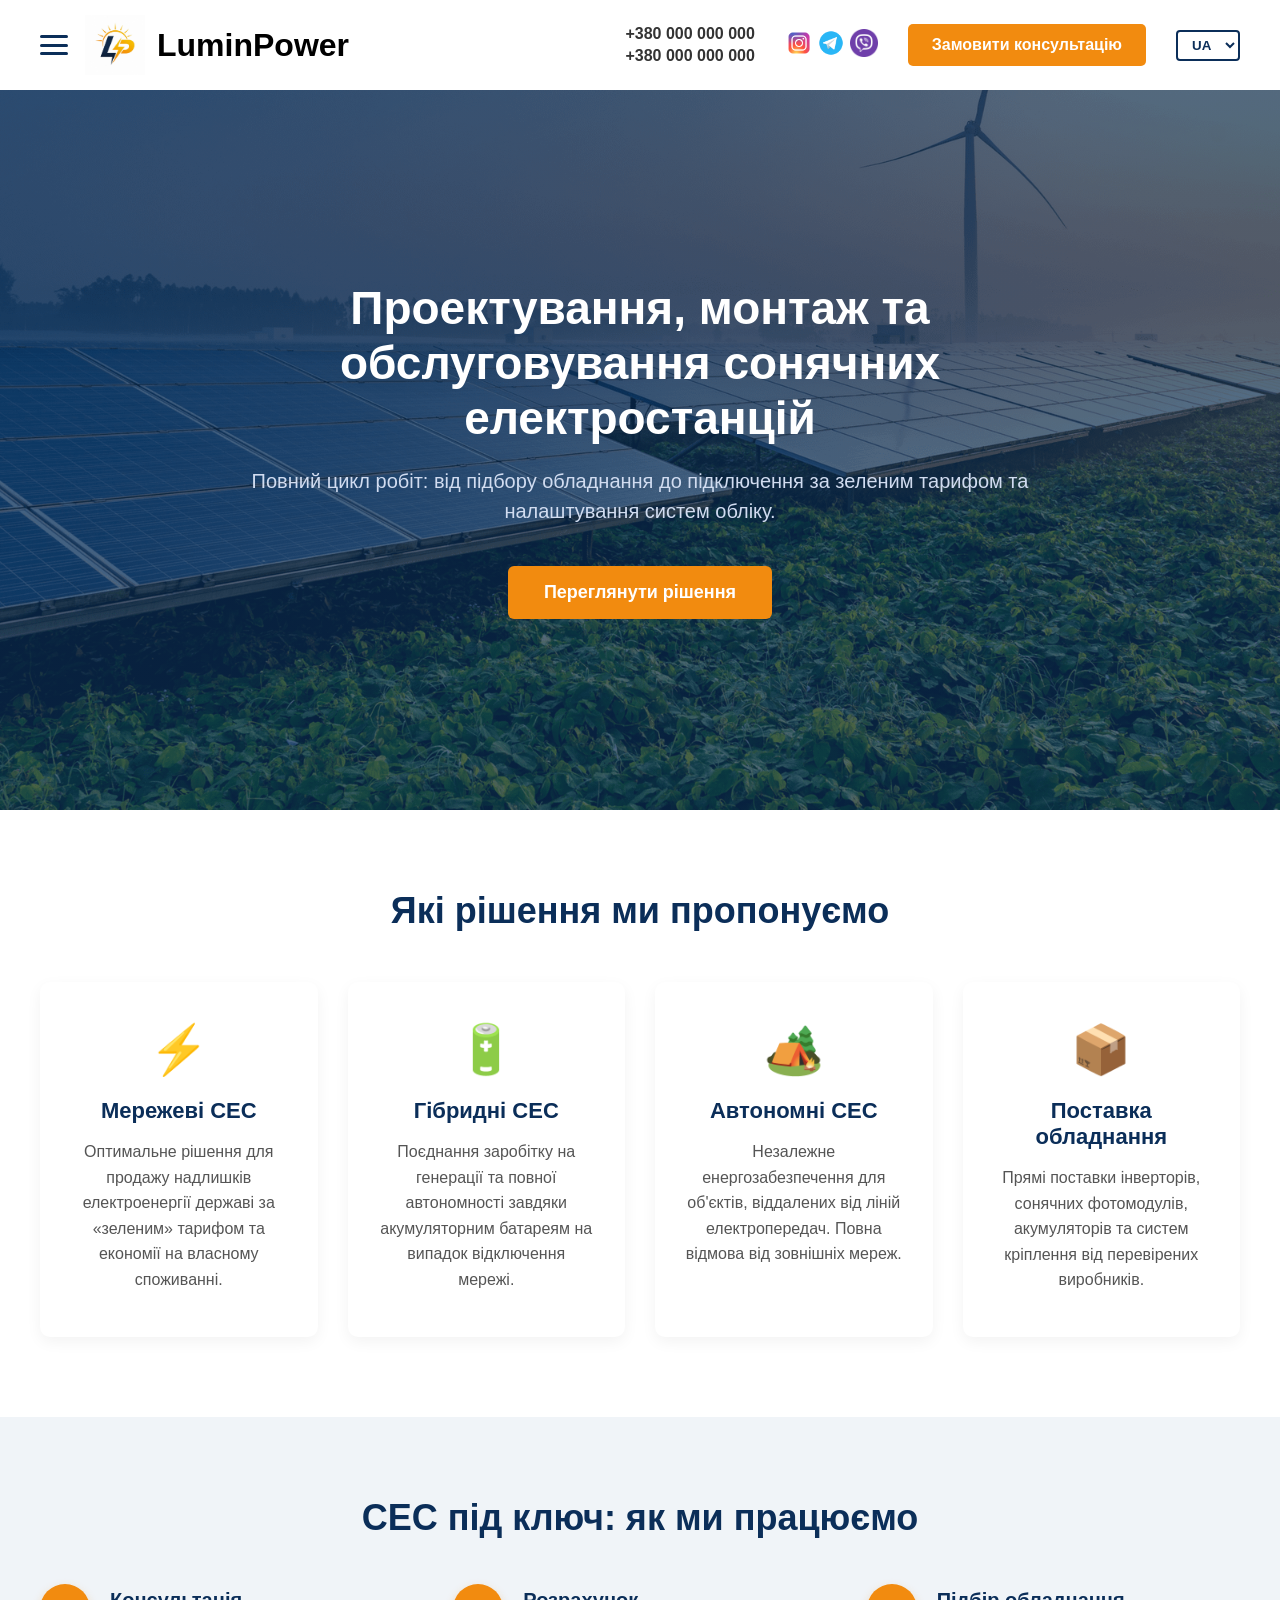
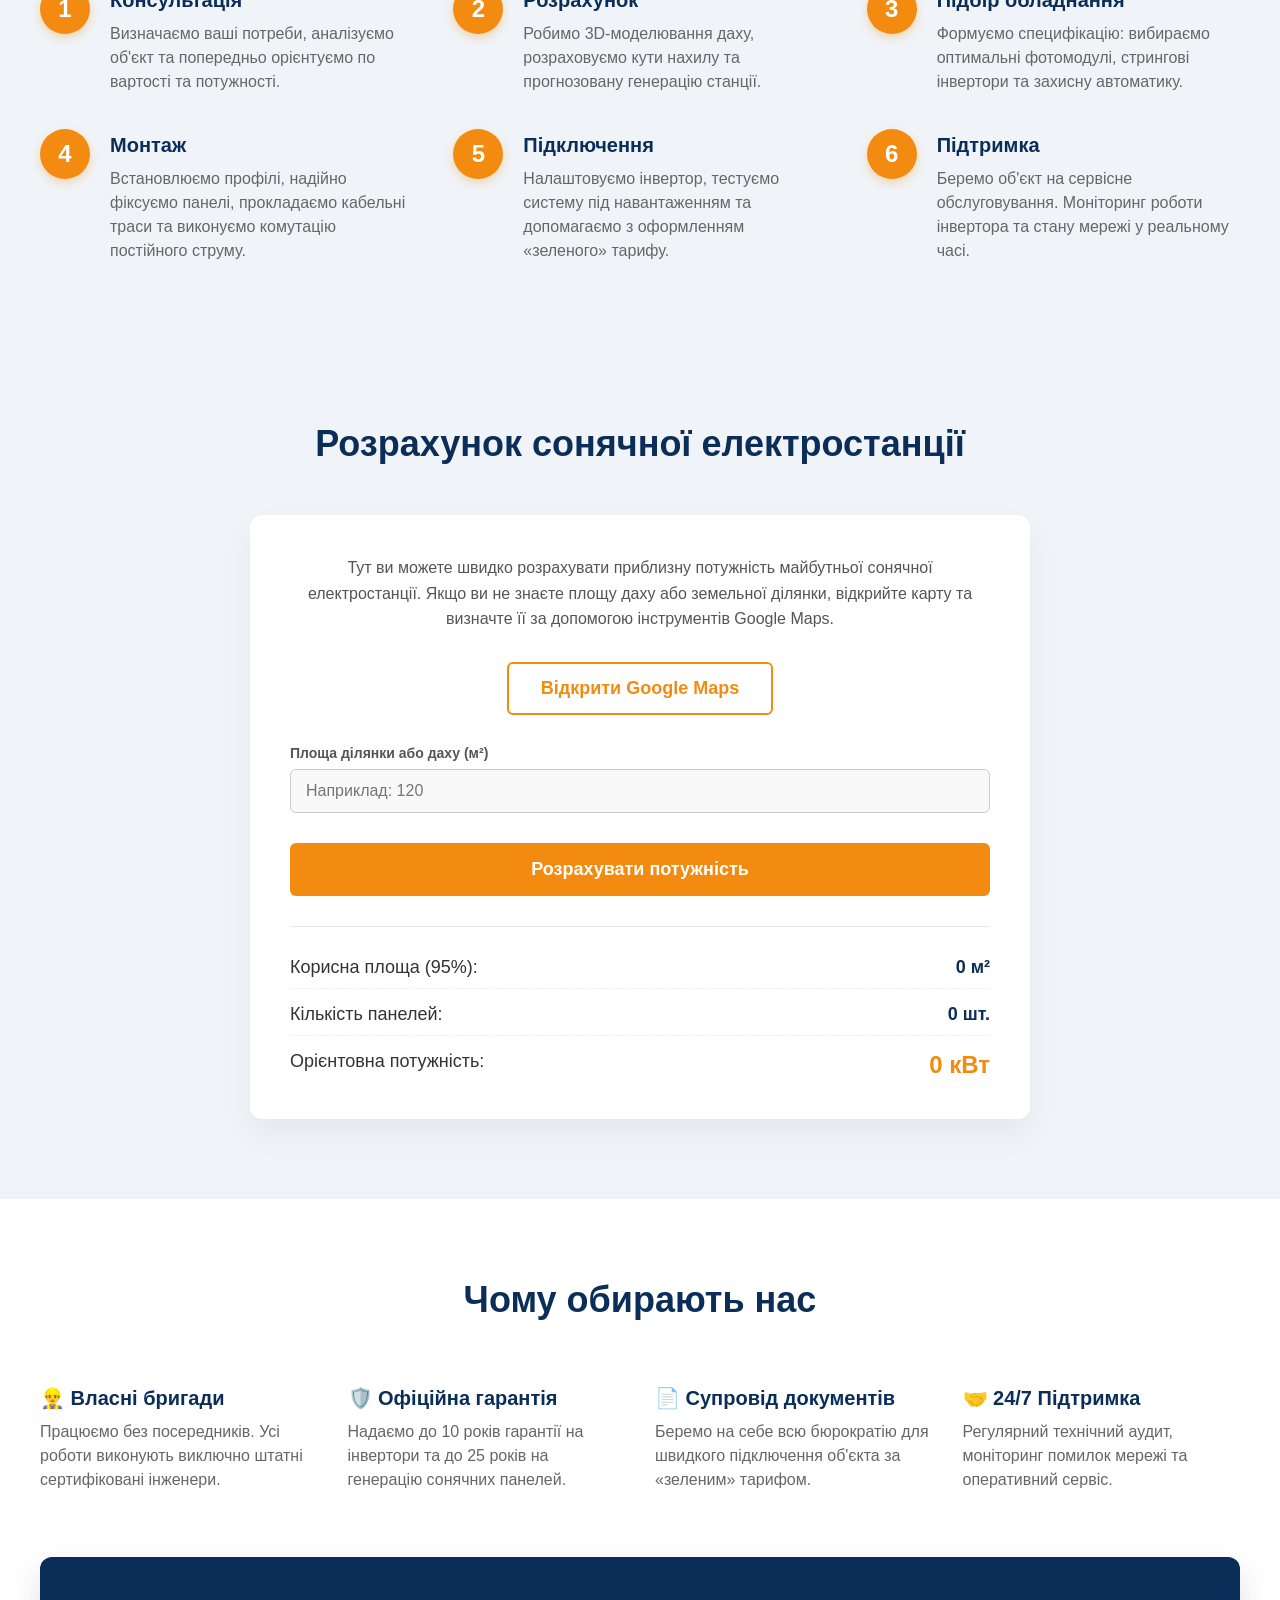
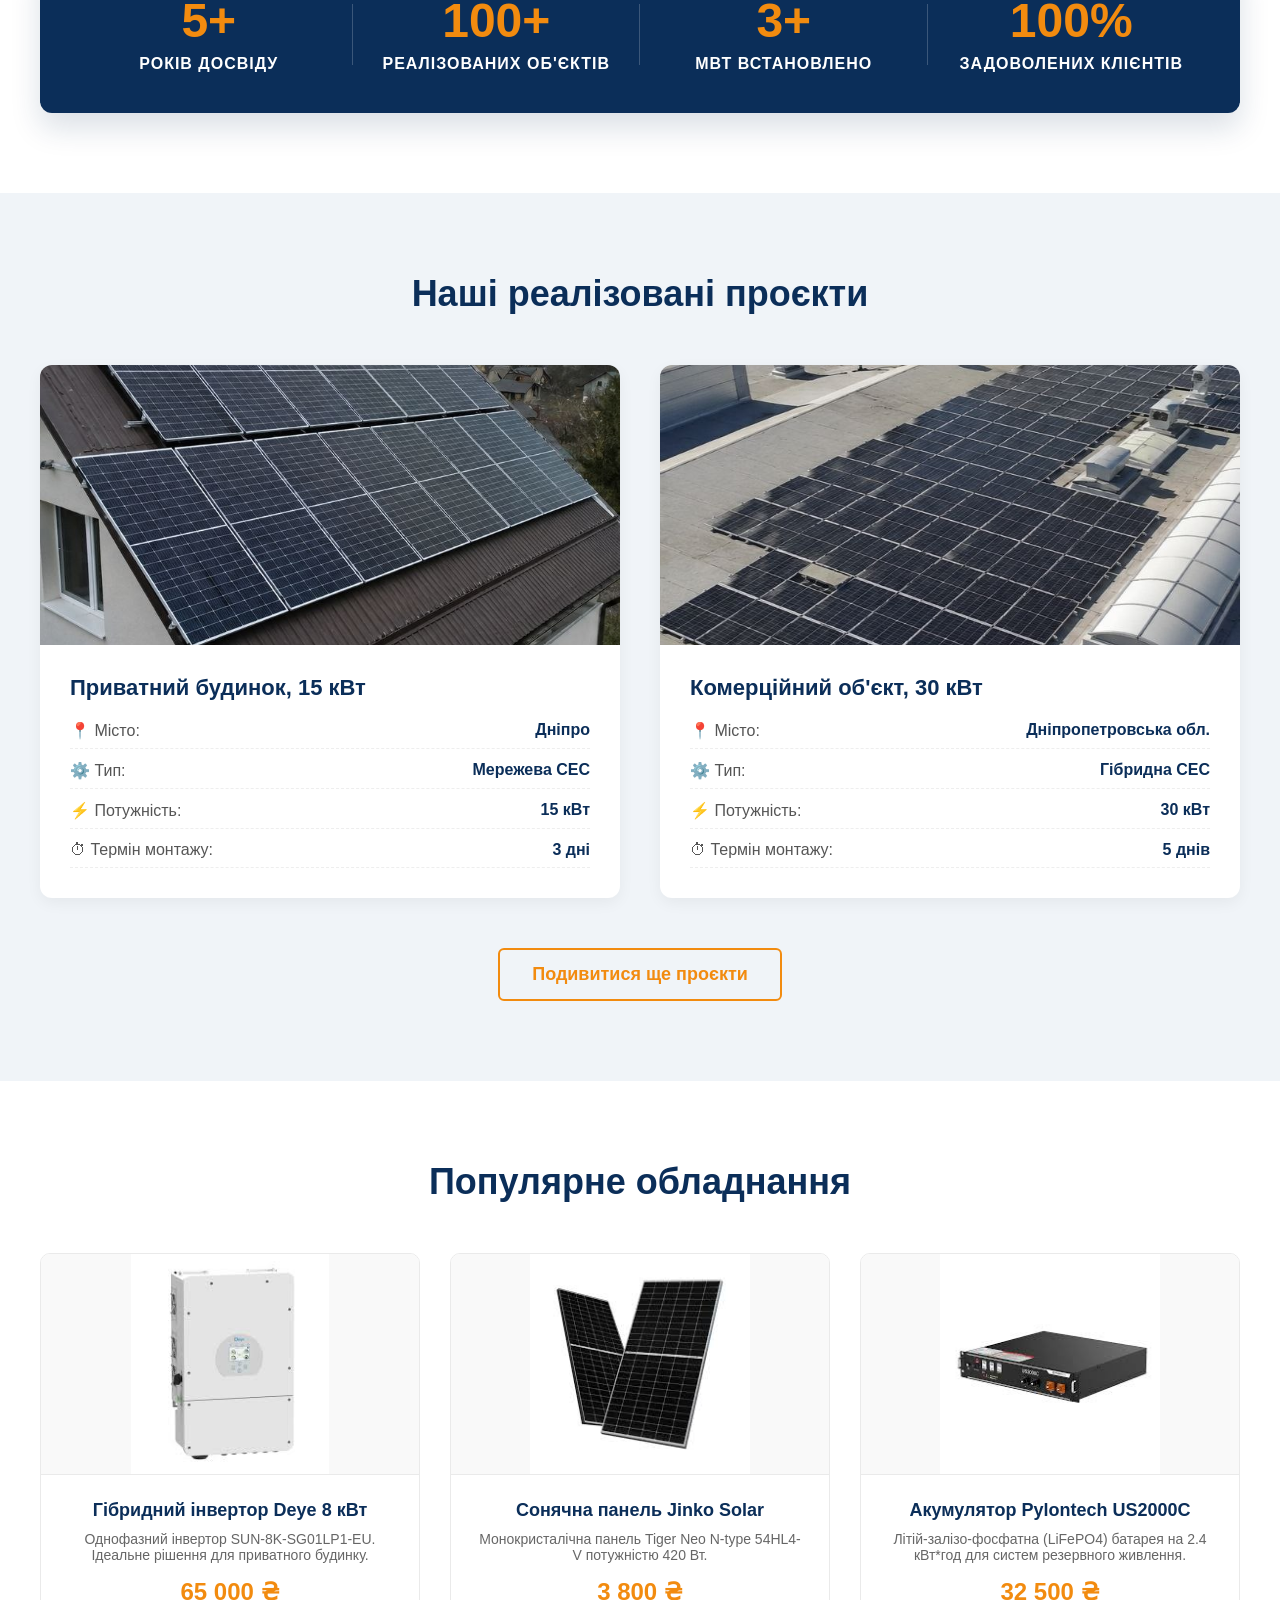
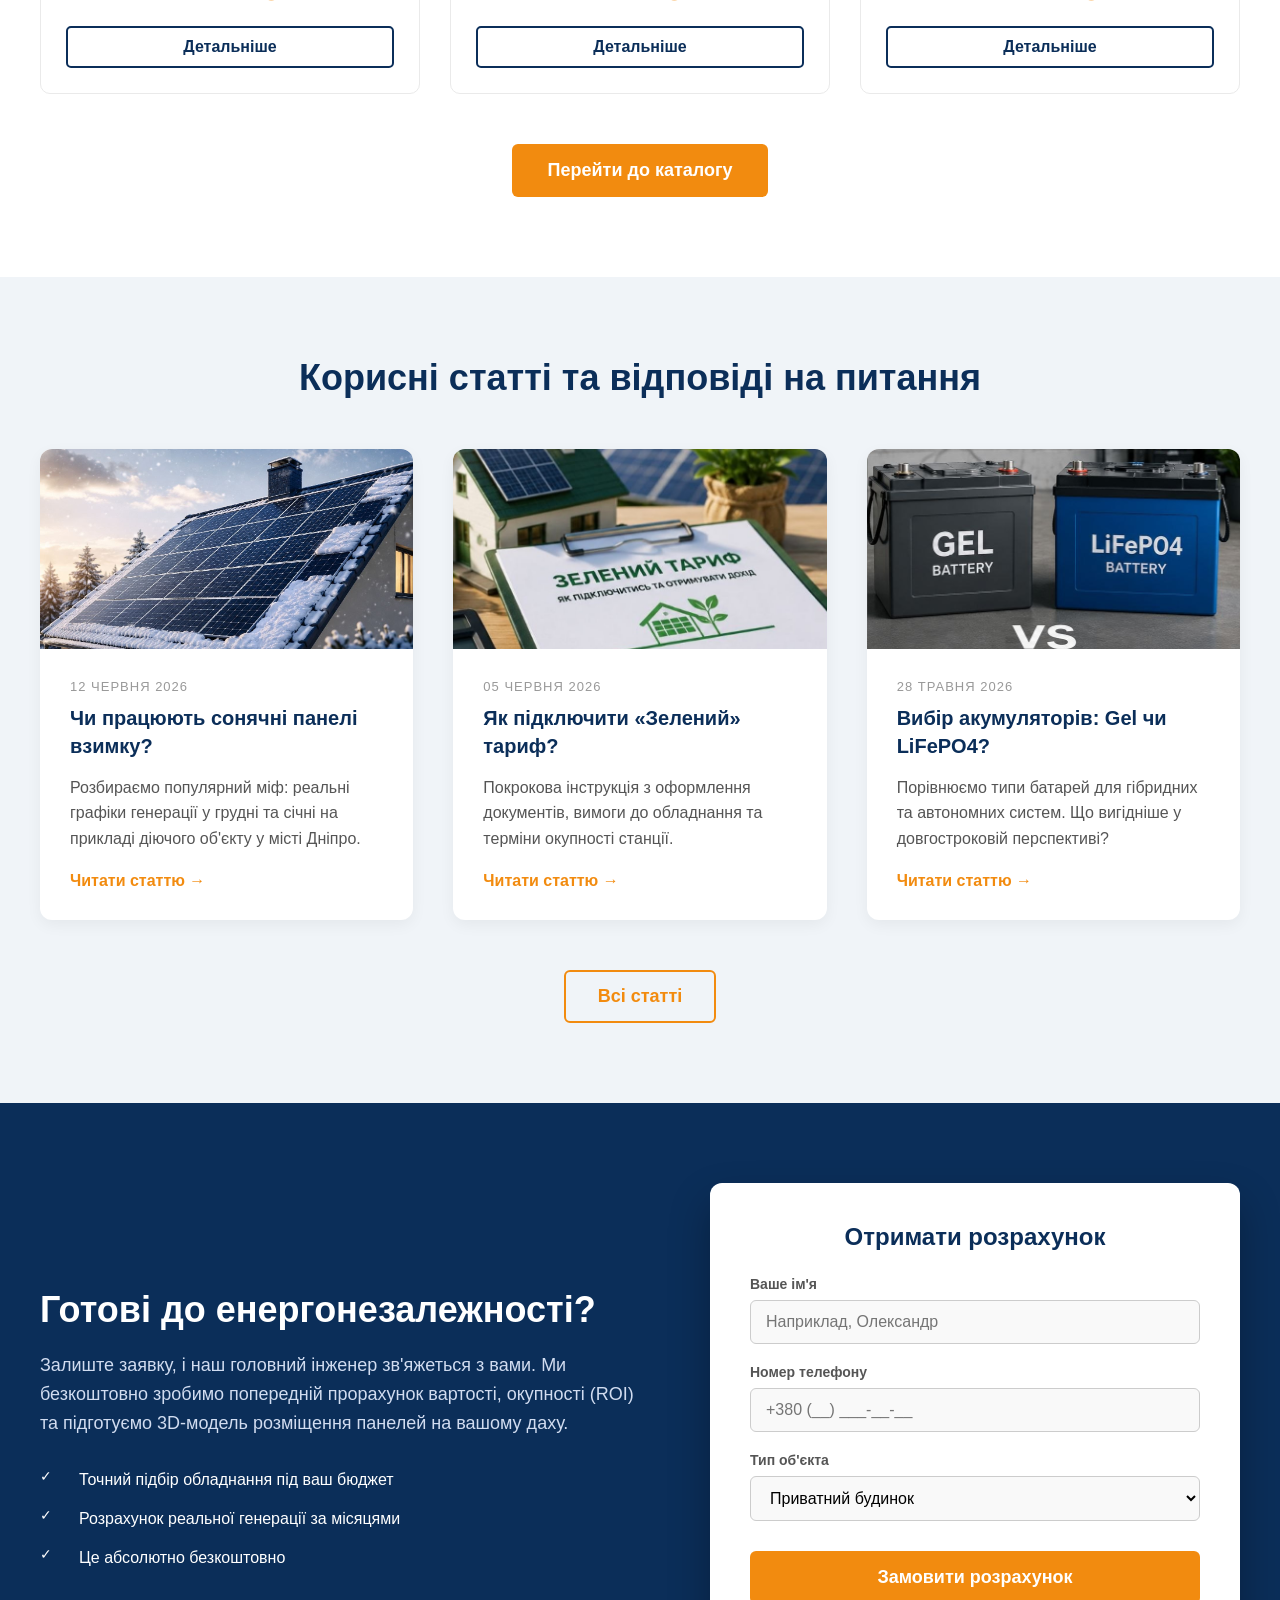
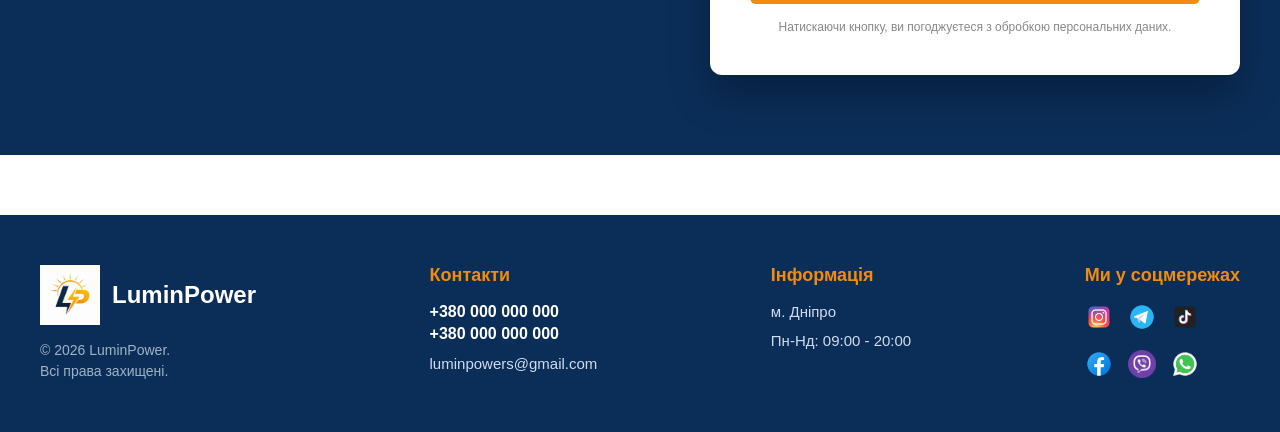
<file: index.html>
<!DOCTYPE html>
<html lang="en">
<head>
    <meta charset="UTF-8">
    <meta name="viewport" content="width=device-width, initial-scale=1.0">
    <title>LuminPower2</title>
    <link rel="stylesheet" href="css/main.css">
    <link rel="icon" type="image/jpg" href="images/logo_photo.jpg">
</head>
<body>
    <div id="mySidePanel" class="side-panel">
        <button id="closeBtn" class="close-btn">&times;</button> 
        <a href="aboutus.html">Про нас</a>
        <a href="articles.html">Статті</a>
        <a href="account.html">Розрахунок</a>
        <a href="store.html">Магазин</a>
        <a href="login.html">Log in</a>
        <!-- <a href="/support">Підтримка</a> -->
        
    </div>








    <header class="header">
        <div id="logoTrigger" class="brand" title="Відкрити меню">
            <div class="burger-icon">
                <span></span>
                <span></span>
                <span></span>
            </div>
            <div class="main-logo"></div> 
            <h1 class="brand-name">LuminPower</h1>
        </div>

    <div class="header-actions">
        
       <div class="contact-phone">
                <a href="tel:+380000000000" class="phone">+380 000 000 000</a>
                <a href="tel:+380000000000" class="phone">+380 000 000 000</a>
            </div>


        <div class="social-link">
             <a href="https://www.youtube.com/watch?v=dQw4w9WgXcQ&list=RDdQw4w9WgXcQ&start_radio=1" target="_blank" class="social-link-im">
                <img src="images/icons-instagram.png" width="28" height="28" alt="Instagram">
            </a>
            <a href="https://www.youtube.com/watch?v=dQw4w9WgXcQ&list=RDdQw4w9WgXcQ&start_radio=1" target="_blank" class="social-link-tm">
                <img src="images/icons-telegram.png" width="28" height="28" alt="Telegram">
            </a>
            <a href="https://www.youtube.com/watch?v=dQw4w9WgXcQ&list=RDdQw4w9WgXcQ&start_radio=1" target="_blank" class="social-link-vr">
                <img src="images/icons-viber.png" width="28" height="28" alt="Viber">
            </a>
        </div>
        
        <button class="consultation-btn">Замовити консультацію</button>

        <select class="lang-select">
    <option value="uk" selected>UA</option>
    <option value="ru">RU</option>
</select>

       
</header>




<main>
    <!--HERO SECTION (ГЛАВНЫЙ ЭКРАН)-->
    <section class="hero">
        <div class="hero-content">
            <h1 class="hero-title">Проектування, монтаж та обслуговування сонячних електростанцій</h1>
            <p class="hero-subtitle">Повний цикл робіт: від підбору обладнання до підключення за зеленим тарифом та налаштування систем обліку.</p>
            <a href="#solutions" class="btn-primary">Переглянути рішення</a>
        </div>
    </section>

     <!--СЕКЦИЯ 2: РЕШЕНИЯ (Сетка карточек)-->
    <section id="solutions" class="solutions section-padding">
        <div class="container">
            <h2 class="section-title">Які рішення ми пропонуємо</h2>
            <div class="solutions-grid">
                
                <div class="solution-card">
                    <div class="card-icon">⚡</div>
                    <h3>Мережеві СЕС</h3>
                    <p>Оптимальне рішення для продажу надлишків електроенергії державі за «зеленим» тарифом та економії на власному споживанні.</p>
                </div>

                <div class="solution-card">
                    <div class="card-icon">🔋</div>
                    <h3>Гібридні СЕС</h3>
                    <p>Поєднання заробітку на генерації та повної автономності завдяки акумуляторним батареям на випадок відключення мережі.</p>
                </div>

                <div class="solution-card">
                    <div class="card-icon">🏕️</div>
                    <h3>Автономні СЕС</h3>
                    <p>Незалежне енергозабезпечення для об'єктів, віддалених від ліній електропередач. Повна відмова від зовнішніх мереж.</p>
                </div>

                <div class="solution-card">
                    <div class="card-icon">📦</div>
                    <h3>Поставка обладнання</h3>
                    <p>Прямі поставки інверторів, сонячних фотомодулів, акумуляторів та систем кріплення від перевірених виробників.</p>
                </div>

            </div>
        </div>
    </section>

    <!--СЕКЦИЯ 3: СЕС ПОД КЛЮЧ (Шаги работы)-->
    <section class="turnkey section-padding bg-light">
        <div class="container">
            <h2 class="section-title">СЕС під ключ: як ми працюємо</h2>
            <div class="steps-grid">
                
                <div class="step-item">
                    <div class="step-number">1</div>
                    <h4>Консультація</h4>
                    <p>Визначаємо ваші потреби, аналізуємо об'єкт та попередньо орієнтуємо по вартості та потужності.</p>
                </div>

                <div class="step-item">
                    <div class="step-number">2</div>
                    <h4>Розрахунок</h4>
                    <p>Робимо 3D-моделювання даху, розраховуємо кути нахилу та прогнозовану генерацію станції.</p>
                </div>

                <div class="step-item">
                    <div class="step-number">3</div>
                    <h4>Підбір обладнання</h4>
                    <p>Формуємо специфікацію: вибираємо оптимальні фотомодулі, стрингові інвертори та захисну автоматику.</p>
                </div>

                <div class="step-item">
                    <div class="step-number">4</div>
                    <h4>Монтаж</h4>
                    <p>Встановлюємо профілі, надійно фіксуємо панелі, прокладаємо кабельні траси та виконуємо комутацію постійного струму.</p>
                </div>

                <div class="step-item">
                    <div class="step-number">5</div>
                    <h4>Підключення</h4>
                    <p>Налаштовуємо інвертор, тестуємо систему під навантаженням та допомагаємо з оформленням «зеленого» тарифу.</p>
                </div>

                <div class="step-item">
                    <div class="step-number">6</div>
                    <h4>Підтримка</h4>
                    <p>Беремо об'єкт на сервісне обслуговування. Моніторинг роботи інвертора та стану мережі у реальному часі.</p>
                </div>

            </div>
        </div>
    </section>

    <!--СЕКЦИЯ 4: МОНИТОРИНГ-->
    <!-- СЕКЦИЯ: КАЛЬКУЛЯТОР СЭС -->
    <section class="calculator-section section-padding bg-light">
        <div class="container">
            <h2 class="section-title">Розрахунок сонячної електростанції</h2>
            
            <div class="calculator-card">
                <p class="calculator-desc">
                    Тут ви можете швидко розрахувати приблизну потужність майбутньої сонячної електростанції.
                    Якщо ви не знаєте площу даху або земельної ділянки, відкрийте карту та визначте її за допомогою інструментів Google Maps.
                </p>

                <div class="calculator-actions">
                    <!-- Используем твой класс контурной кнопки -->
                    <a href="https://www.google.com/maps" target="_blank" class="btn-secondary">Відкрити Google Maps</a>
                </div>

                <div class="calculator-form">
                    <div class="form-group">
                        <label for="area">Площа ділянки або даху (м²)</label>
                        <input type="number" id="area" placeholder="Наприклад: 120" min="1">
                    </div>
                    <!-- Используем твой класс залитой кнопки -->
                    <button id="calculateBtn" class="btn-submit">Розрахувати потужність</button>
                </div>

                <div class="calculator-result">
                    <div class="result-item">
                        <span>Корисна площа (95%):</span>
                        <strong id="usableArea">0 м²</strong>
                    </div>
                    <div class="result-item">
                        <span>Кількість панелей:</span>
                        <strong id="panelCount">0 шт.</strong>
                    </div>
                    <div class="result-item highlight">
                        <span>Орієнтовна потужність:</span>
                        <strong id="totalPower">0 кВт</strong>
                    </div>
                </div>
            </div>
        </div>
    </section>
    

    <!--СЕКЦИЯ 5: ПОЧЕМУ МЫ -->

    <section class="advantages section-padding">
        <div class="container">
            <h2 class="section-title">Чому обирають нас</h2>
            
            <!-- Верхняя часть: Текстовые преимущества -->
            <div class="advantages-text-grid">
                <div class="adv-text-item">
                    <h4>👷‍♂️ Власні бригади</h4>
                    <p>Працюємо без посередників. Усі роботи виконують виключно штатні сертифіковані інженери.</p>
                </div>
                <div class="adv-text-item">
                    <h4>🛡️ Офіційна гарантія</h4>
                    <p>Надаємо до 10 років гарантії на інвертори та до 25 років на генерацію сонячних панелей.</p>
                </div>
                <div class="adv-text-item">
                    <h4>📄 Супровід документів</h4>
                    <p>Беремо на себе всю бюрократію для швидкого підключення об'єкта за «зеленим» тарифом.</p>
                </div>
                <div class="adv-text-item">
                    <h4>🤝 24/7 Підтримка</h4>
                    <p>Регулярний технічний аудит, моніторинг помилок мережі та оперативний сервіс.</p>
                </div>
            </div>

            <!-- Нижняя часть: Блок с цифрами -->
            <div class="stats-wrapper">
                <div class="stats-grid">
                    
                    <div class="stat-item">
                        <span class="stat-number">5+</span>
                        <span class="stat-label">років досвіду</span>
                    </div>

                    <div class="stat-item">
                        <span class="stat-number">100+</span>
                        <span class="stat-label">реалізованих об'єктів</span>
                    </div>

                    <div class="stat-item">
                        <span class="stat-number">3+</span>
                        <span class="stat-label">МВт встановлено</span>
                    </div>

                    <div class="stat-item">
                        <span class="stat-number">100%</span>
                        <span class="stat-label">задоволених клієнтів</span>
                    </div>

                </div>
            </div>

        </div>
    </section>

    <!-- СЕКЦИЯ 6: НАШИ ПРОЕКТЫ -->
    <section class="projects section-padding bg-light">
        <div class="container">
            <h2 class="section-title">Наші реалізовані проєкти</h2>
            
            <div class="projects-grid">
                
                <div class="project-card">
                    <div class="project-img img-1"></div>
                    <div class="project-info">
                        <h4>Приватний будинок, 15 кВт</h4>
                        <ul class="project-details">
                            <li><span>📍 Місто:</span> <strong>Дніпро</strong></li>
                            <li><span>⚙️ Тип:</span> <strong>Мережева СЕС</strong></li>
                            <li><span>⚡ Потужність:</span> <strong>15 кВт</strong></li>
                            <li><span>⏱ Термін монтажу:</span> <strong>3 дні</strong></li>
                        </ul>
                    </div>
                </div>

                <div class="project-card">
                    <div class="project-img img-2"></div>
                    <div class="project-info">
                        <h4>Комерційний об'єкт, 30 кВт</h4>
                        <ul class="project-details">
                            <li><span>📍 Місто:</span> <strong>Дніпропетровська обл.</strong></li>
                            <li><span>⚙️ Тип:</span> <strong>Гібридна СЕС</strong></li>
                            <li><span>⚡ Потужність:</span> <strong>30 кВт</strong></li>
                            <li><span>⏱ Термін монтажу:</span> <strong>5 днів</strong></li>
                        </ul>
                    </div>
                </div>

            </div>

            <div class="center-btn">
                <a href="aboutus.html" class="btn-secondary">Подивитися ще проєкти</a>
            </div>

        </div>
    </section>


    <section class="shop section-padding">
        <div class="container">
            <h2 class="section-title">Популярне обладнання</h2>
            
            <div class="shop-grid">
                <div class="product-card">
                    <div class="product-img prod-1"></div>
                    <div class="product-info">
                        <h4>Гібридний інвертор Deye 8 кВт</h4>
                        <p class="product-desc">Однофазний інвертор SUN-8K-SG01LP1-EU. Ідеальне рішення для приватного будинку.</p>
                        <div class="product-price">65 000 ₴</div>
                        <a href="product.html" class="btn-outline">Детальніше</a>
                    </div>
                </div>

                <div class="product-card">
                    <div class="product-img prod-2"></div>
                    <div class="product-info">
                        <h4>Сонячна панель Jinko Solar</h4>
                        <p class="product-desc">Монокристалічна панель Tiger Neo N-type 54HL4-V потужністю 420 Вт.</p>
                        <div class="product-price">3 800 ₴</div>
                        <a href="product.html" class="btn-outline">Детальніше</a>
                    </div>
                </div>

                <div class="product-card">
                    <div class="product-img prod-3"></div>
                    <div class="product-info">
                        <h4>Акумулятор Pylontech US2000C</h4>
                        <p class="product-desc">Літій-залізо-фосфатна (LiFePO4) батарея на 2.4 кВт*год для систем резервного живлення.</p>
                        <div class="product-price">32 500 ₴</div>
                        <a href="product.html" class="btn-outline">Детальніше</a>
                    </div>
                </div>
            </div>

            <div class="center-btn">
                <a href="store.html" class="btn-primary">Перейти до каталогу</a>
            </div>
        </div>
    </section>



    <!-- СЕКЦИЯ 7: МАГАЗИН -->
    <section class="articles section-padding bg-light">
        <div class="container">
            <h2 class="section-title">Корисні статті та відповіді на питання</h2>
            
            <div class="articles-grid">
                <div class="article-card">
                    <div class="article-img art-1"></div>
                    <div class="article-info">
                        <span class="article-date">12 Червня 2026</span>
                        <h4>Чи працюють сонячні панелі взимку?</h4>
                        <p>Розбираємо популярний міф: реальні графіки генерації у грудні та січні на прикладі діючого об'єкту у місті Дніпро.</p>
                        <a href="article.html" class="read-more">Читати статтю &rarr;</a>
                    </div>
                </div>

                <div class="article-card">
                    <div class="article-img art-2"></div>
                    <div class="article-info">
                        <span class="article-date">05 Червня 2026</span>
                        <h4>Як підключити «Зелений» тариф?</h4>
                        <p>Покрокова інструкція з оформлення документів, вимоги до обладнання та терміни окупності станції.</p>
                        <a href="article.html" class="read-more">Читати статтю &rarr;</a>
                    </div>
                </div>

                <div class="article-card">
                    <div class="article-img art-3"></div>
                    <div class="article-info">
                        <span class="article-date">28 Травня 2026</span>
                        <h4>Вибір акумуляторів: Gel чи LiFePO4?</h4>
                        <p>Порівнюємо типи батарей для гібридних та автономних систем. Що вигідніше у довгостроковій перспективі?</p>
                        <a href="article.html" class="read-more">Читати статтю &rarr;</a>
                    </div>
                </div>
            </div>

            <div class="center-btn">
                <a href="articles.html" class="btn-secondary">Всі статті</a>
            </div>
        </div>
    </section>




    <!-- СЕКЦИЯ 9: ПРИЗЫВ К ДЕЙСТВИЮ (CTA) -->
    <section class="cta-section section-padding">
        <div class="container cta-wrapper">
            
            <!-- Левая часть: Маркетинговый текст -->
            <div class="cta-content">
                <h2 class="cta-title">Готові до енергонезалежності?</h2>
                <p class="cta-desc">Залиште заявку, і наш головний інженер зв'яжеться з вами. Ми безкоштовно зробимо попередній прорахунок вартості, окупності (ROI) та підготуємо 3D-модель розміщення панелей на вашому даху.</p>
                <ul class="cta-benefits">
                    <li><span class="check-icon">✓</span> Точний підбір обладнання під ваш бюджет</li>
                    <li><span class="check-icon">✓</span> Розрахунок реальної генерації за місяцями</li>
                    <li><span class="check-icon">✓</span> Це абсолютно безкоштовно</li>
                </ul>
            </div>

            <!-- Правая часть: Форма захвата (Лид-форма) -->
            <div class="cta-form-block">
                <form action="#" method="POST" class="lead-form">
                    <h3 class="form-title">Отримати розрахунок</h3>
                    
                    <div class="form-group">
                        <label for="userName">Ваше ім'я</label>
                        <input type="text" id="userName" name="name" placeholder="Наприклад, Олександр" required>
                    </div>
                    
                    <div class="form-group">
                        <label for="userPhone">Номер телефону</label>
                        <input type="tel" id="userPhone" name="phone" placeholder="+380 (__) ___-__-__" required>
                    </div>

                    <div class="form-group">
                        <label for="objectType">Тип об'єкта</label>
                        <select id="objectType" name="object_type">
                            <option value="house">Приватний будинок</option>
                            <option value="business">Комерційне підприємство</option>
                        </select>
                    </div>

                    <button type="submit" class="btn-submit">Замовити розрахунок</button>
                    <p class="form-policy">Натискаючи кнопку, ви погоджуєтеся з обробкою персональних даних.</p>
                </form>
            </div>

        </div>
    </section>
    
    </main>









<footer class="footer">
    <div class="footer-container">
        
        <div class="footer-brand">
            <div class="brand">
                <div class="main-logo"></div> 
                <h2 class="brand-name footer-brand-name">LuminPower</h2>
            </div>
            <p class="copyright">&copy; 2026 LuminPower.<br>Всі права захищені.</p>
        </div>

        <div class="footer-section">
            <h3>Контакти</h3>
            <div class="contact-phone">
                <a href="tel:+380 000 000 000" class="phone">+380 000 000 000</a>
                <a href="tel:+380 000 000 000" class="phone">+380 000 000 000</a>
            </div>
            <a href="mailto:luminpowers@gmail.com" class="email">luminpowers@gmail.com</a>
        </div>

        <div class="footer-section">
            <h3>Інформація</h3>
            <p class="address">м. Дніпро</p>
            <p class="schedule">Пн-Нд: 09:00 - 20:00</p>
        </div>

        <div class="footer-section">
            <h3>Ми у соцмережах</h3>
            <div class="social-link footer-social">
                <a href="#" target="_blank"><img src="images/icons-instagram.png" width="28" height="28" alt="Instagram"></a>
                <a href="#" target="_blank"><img src="images/icons-telegram.png" width="28" height="28" alt="Telegram"></a>
                <a href="#" target="_blank"><img src="images/icons-tiktok.png" width="28" height="28" alt="TikTok"></a>
                
                <a href="#" target="_blank"><img src="images/icons-facebook.png" width="28" height="28" alt="Facebook"></a>
                <a href="#" target="_blank"><img src="images/icons-viber.png" width="28" height="28" alt="Viber"></a>
                <a href="#" target="_blank"><img src="images/icons-whatsapp.png" width="28" height="28" alt="Whatsapp"></a>
            </div>
        </div>

    </div>
</footer>

<div id="google_translate_element" style="display: none;"></div>
    
    <script type="text/javascript">
        function googleTranslateElementInit() {
            new google.translate.TranslateElement({
                pageLanguage: 'uk', /* Рідна мова сайту */
                includedLanguages: 'ru,uk', /* Які мови доступні */
                autoDisplay: false
            }, 'google_translate_element');
        }
    </script>
    <script type="text/javascript" src="https://translate.google.com/translate_a/element.js?cb=googleTranslateElementInit"></script>
        
    </div>

<script src="js/main.js"></script>

</html>
</file>
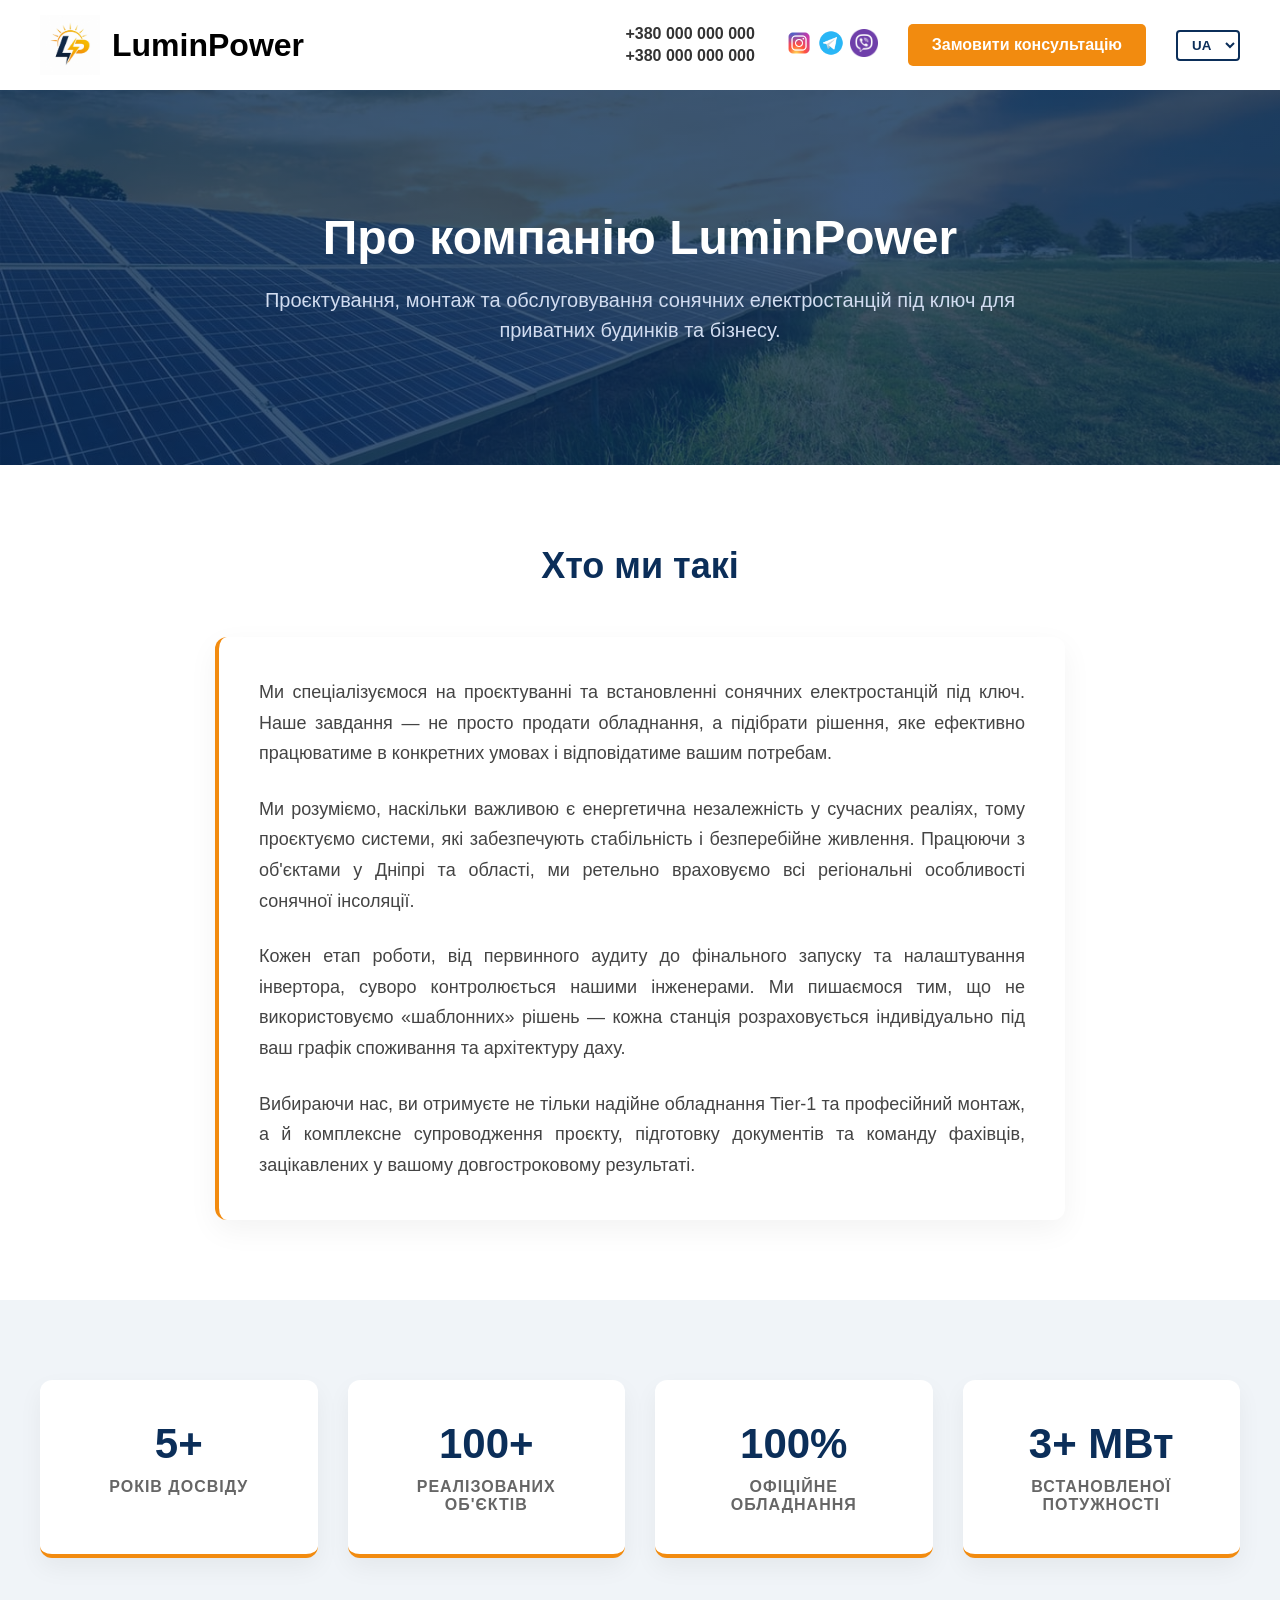
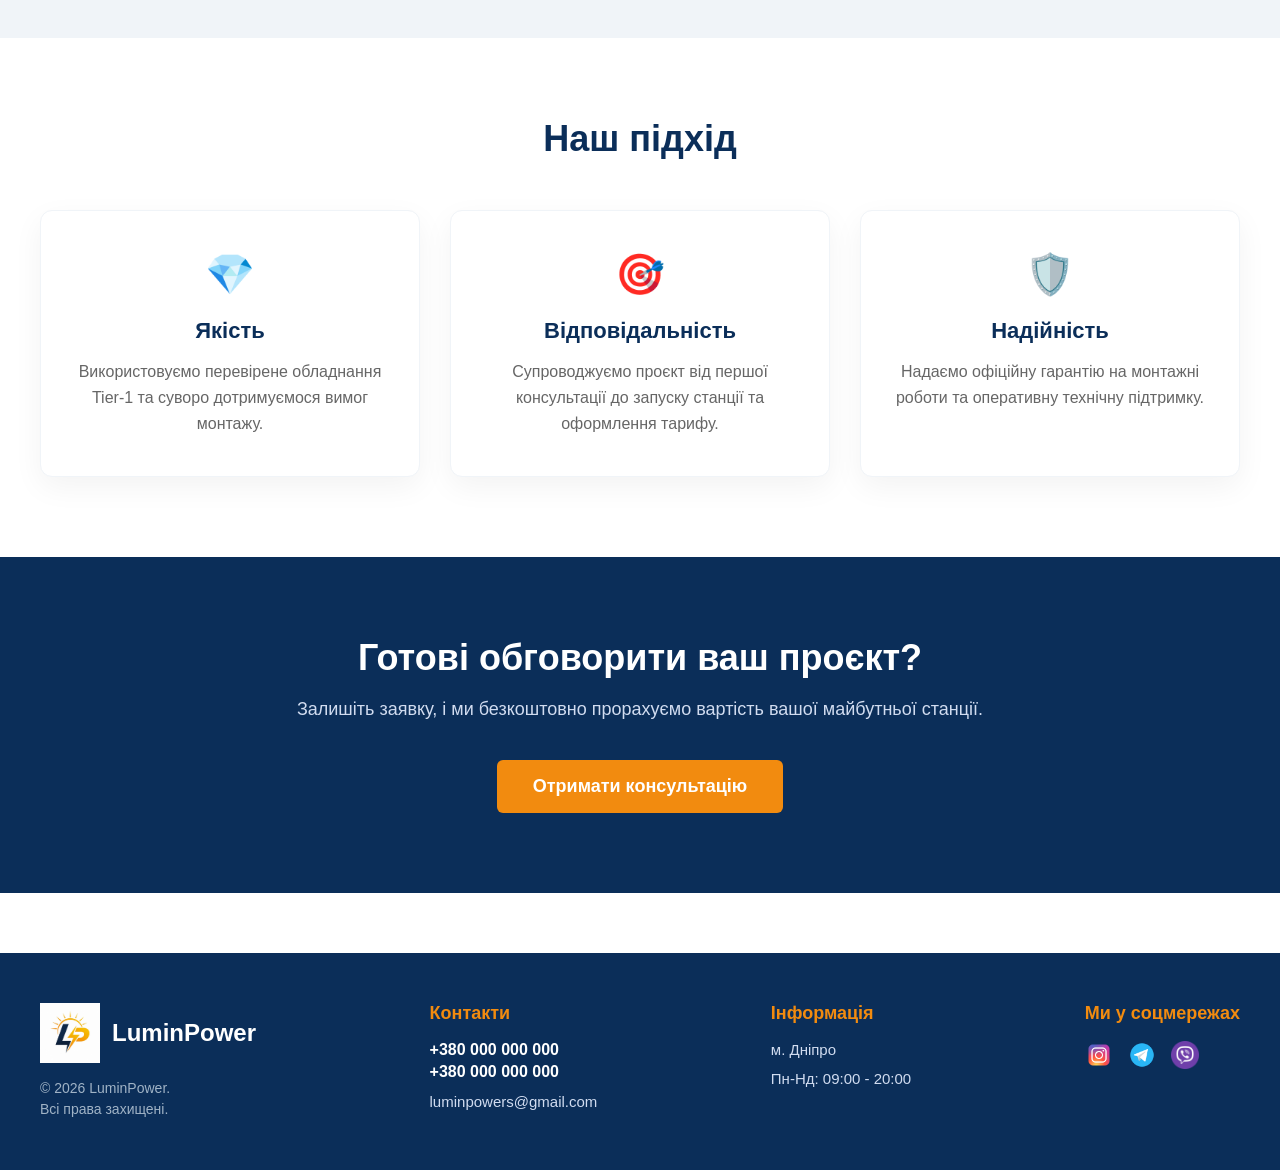
<file: aboutus.html>
<!DOCTYPE html>
<html lang="ua">
<head>
    <meta charset="UTF-8">
    <meta name="viewport" content="width=device-width, initial-scale=1.0">
    <title>Про компанію | LuminPower</title>
    <link rel="stylesheet" href="css/main.css"> 
    <link rel="stylesheet" href="css/aboutus.css">
</head>
<body>

    <div id="mySidePanel" class="side-panel">
        <button id="closeBtn" class="close-btn">&times;</button> 
        <a href="index.html">На головну</a>
        <a href="articles.html">Статті</a>
        <a href="account.html">Розрахунок</a>
        <a href="store.html">Магазин</a>
        <a href="login.html">Log in</a>
        <!-- <a href="support.html">Підтримка</a> -->
    </div>

    <header class="header">
        <div id="logoTrigger" class="brand" title="Відкрити меню">
            <div class="main-logo"></div> 
            <h1 class="brand-name">LuminPower</h1>
        </div>

        <div class="header-actions">
            <div class="contact-phone">
                <a href="tel:+380000000000" class="phone">+380 000 000 000</a>
                <a href="tel:+380000000000" class="phone">+380 000 000 000</a>
            </div>

            <div class="social-link">
                <a href="#" target="_blank"><img src="images/icons-instagram.png" width="28" height="28" alt="Instagram"></a>
                <a href="#" target="_blank"><img src="images/icons-telegram.png" width="28" height="28" alt="Telegram"></a>
                <a href="#" target="_blank"><img src="images/icons-viber.png" width="28" height="28" alt="Viber"></a>
            </div>
            
            <button class="consultation-btn">Замовити консультацію</button>

            <select class="lang-select">
                <option value="ua" selected>UA</option>
                <option value="ru">RU</option>
            </select>
        </div>
    </header>

    <main>
        <section class="about-hero">
            <h1>Про компанію LuminPower</h1>
            <p>Проєктування, монтаж та обслуговування сонячних електростанцій під ключ для приватних будинків та бізнесу.</p>
        </section>

        <section class="about-story section-padding">
            <div class="container story-wrapper-text">
                <h2 class="section-title">Хто ми такі</h2>
                <div class="story-content-centered">
                    <p>Ми спеціалізуємося на проєктуванні та встановленні сонячних електростанцій під ключ. Наше завдання — не просто продати обладнання, а підібрати рішення, яке ефективно працюватиме в конкретних умовах і відповідатиме вашим потребам.</p>
                    
                    <p>Ми розуміємо, наскільки важливою є енергетична незалежність у сучасних реаліях, тому проєктуємо системи, які забезпечують стабільність і безперебійне живлення. Працюючи з об'єктами у Дніпрі та області, ми ретельно враховуємо всі регіональні особливості сонячної інсоляції.</p>
                    
                    <p>Кожен етап роботи, від первинного аудиту до фінального запуску та налаштування інвертора, суворо контролюється нашими інженерами. Ми пишаємося тим, що не використовуємо «шаблонних» рішень — кожна станція розраховується індивідуально під ваш графік споживання та архітектуру даху.</p>
                    
                    <p>Вибираючи нас, ви отримуєте не тільки надійне обладнання Tier-1 та професійний монтаж, а й комплексне супроводження проєкту, підготовку документів та команду фахівців, зацікавлених у вашому довгостроковому результаті.</p>
                </div>
            </div>
        </section>

        <section class="about-stats section-padding bg-light">
            <div class="container">
                <div class="stats-grid-about">
                    <div class="stat-card">
                        <h3>5+</h3>
                        <p>років досвіду</p>
                    </div>
                    <div class="stat-card">
                        <h3>100+</h3>
                        <p>реалізованих об'єктів</p>
                    </div>
                    <div class="stat-card">
                        <h3>100%</h3>
                        <p>офіційне обладнання</p>
                    </div>
                    <div class="stat-card">
                        <h3>3+ МВт</h3>
                        <p>встановленої потужності</p>
                    </div>
                </div>
            </div>
        </section>

        <section class="about-values section-padding">
            <div class="container">
                <h2 class="section-title">Наш підхід</h2>
                <div class="values-grid">
                    <article class="value-card">
                        <div class="value-icon">💎</div>
                        <h3>Якість</h3>
                        <p>Використовуємо перевірене обладнання Tier-1 та суворо дотримуємося вимог монтажу.</p>
                    </article>
                    <article class="value-card">
                        <div class="value-icon">🎯</div>
                        <h3>Відповідальність</h3>
                        <p>Супроводжуємо проєкт від першої консультації до запуску станції та оформлення тарифу.</p>
                    </article>
                    <article class="value-card">
                        <div class="value-icon">🛡️</div>
                        <h3>Надійність</h3>
                        <p>Надаємо офіційну гарантію на монтажні роботи та оперативну технічну підтримку.</p>
                    </article>
                </div>
            </div>
        </section>

        <section class="about-cta section-padding bg-light">
            <div class="container">
                <h2 class="text-dark">Готові обговорити ваш проєкт?</h2>
                <p class="text-gray">Залишіть заявку, і ми безкоштовно прорахуємо вартість вашої майбутньої станції.</p>
                <a href="index.html#solutions" class="btn-primary">Отримати консультацію</a>
            </div>
        </section>
    </main>

    <footer class="footer">
        <div class="footer-container">
            <div class="footer-brand">
                <div class="brand">
                    <div class="main-logo"></div> 
                    <h2 class="brand-name footer-brand-name">LuminPower</h2>
                </div>
                <p class="copyright">© 2026 LuminPower.<br>Всі права захищені.</p>
            </div>
            <div class="footer-section">
                <h3>Контакти</h3>
                <div class="contact-phone">
                    <a href="tel:+380000000000" class="phone">+380 000 000 000</a>
                    <a href="tel:+380000000000" class="phone">+380 000 000 000</a>
                </div>
                <a href="mailto:luminpowers@gmail.com" class="email">luminpowers@gmail.com</a>
            </div>
            <div class="footer-section">
                <h3>Інформація</h3>
                <p class="address">м. Дніпро</p>
                <p class="schedule">Пн-Нд: 09:00 - 20:00</p>
            </div>
            <div class="footer-section">
                <h3>Ми у соцмережах</h3>
                <div class="social-link footer-social">
                    <a href="#" target="_blank"><img src="images/icons-instagram.png" width="28" height="28" alt="Instagram"></a>
                    <a href="#" target="_blank"><img src="images/icons-telegram.png" width="28" height="28" alt="Telegram"></a>
                    <a href="#" target="_blank"><img src="images/icons-viber.png" width="28" height="28" alt="Viber"></a>
                </div>
            </div>
        </div>
    </footer>

    <script src="js/main.js"></script>
</body>
</html>
</file>
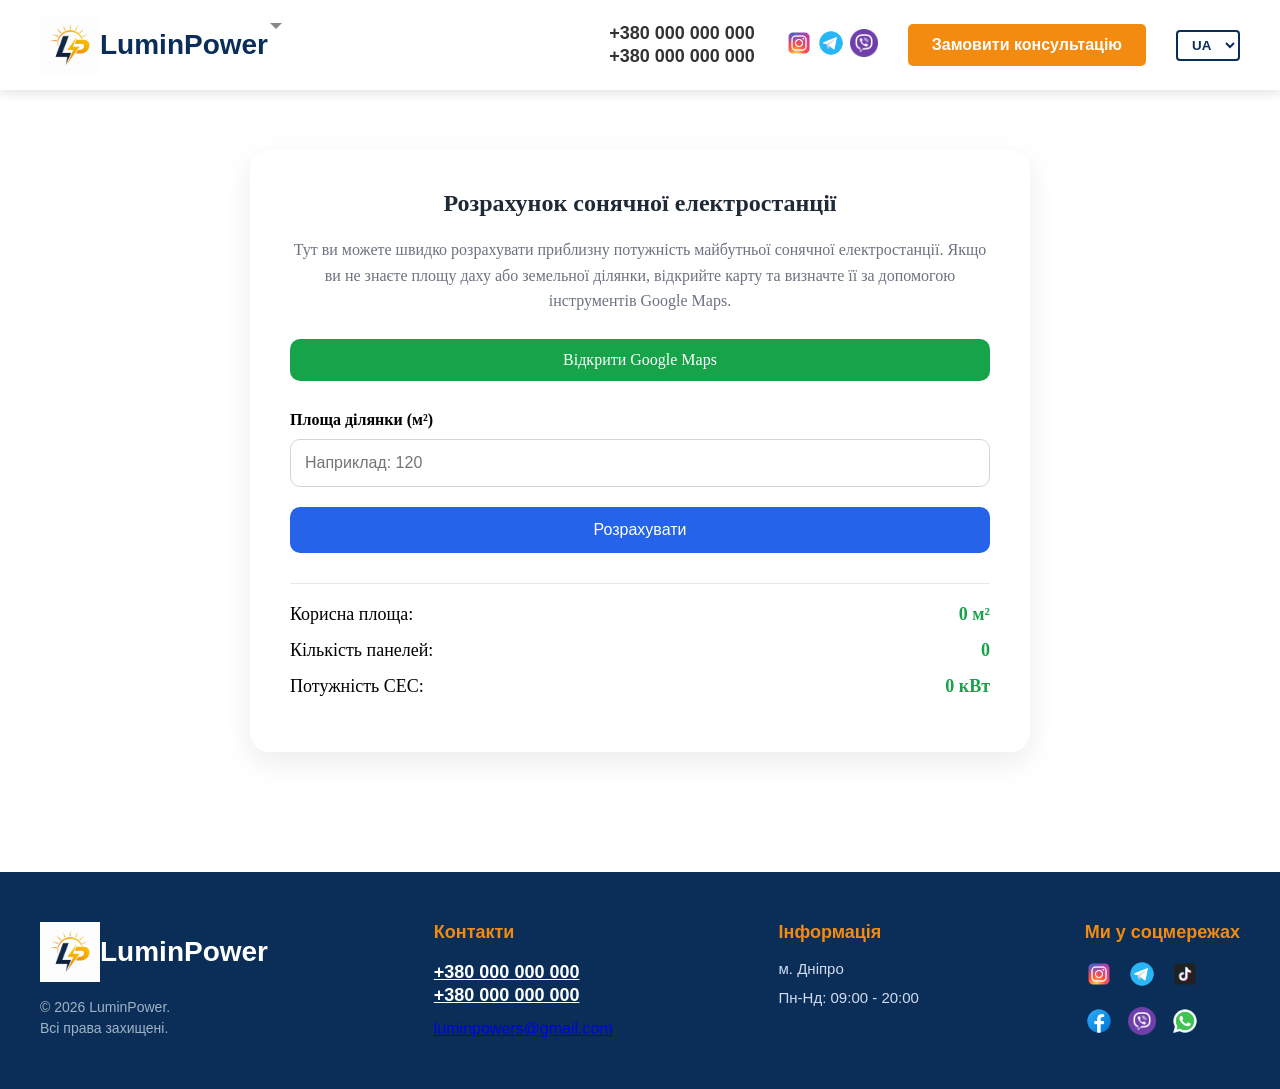
<file: account.html>
<!DOCTYPE html>
<html lang="en">
<head>
    <meta charset="UTF-8">
    <meta name="viewport" content="width=device-width, initial-scale=1.0">
    <title>Account</title>
    <link rel="stylesheet" href="css/account.css">
</head>
<body>
    
 <div id="mySidePanel" class="side-panel">
        <button id="closeBtn" class="close-btn">&times;</button> 
        <a href="index.html">На головну</a>
        <a href="aboutus.html">Про нас</a>
        <a href="/store">Магазин</a>
        <a href="login.html">Log in</a>
        <!-- <a href="/support">Підтримка</a> -->
        
    </div>

<header class="header">
     <div id="logoTrigger" class="brand" title="Відкрити меню">
            <div class="main-logo"></div> 
            <h1 class="brand-name">LuminPower</h1>
        </div>


    <div class="header-actions">
        
        <div class="contact-phone">
            <p class="phone">+380 000 000 000</p>
            <p class="phone">+380 000 000 000</p>
        </div>

        <div class="social-link">
             <a href="https://www.youtube.com/watch?v=dQw4w9WgXcQ&list=RDdQw4w9WgXcQ&start_radio=1" target="_blank" class="social-link-im">
                <img src="images/icons-instagram.png" width="28" height="28" alt="Instagram">
            </a>
            <a href="https://www.youtube.com/watch?v=dQw4w9WgXcQ&list=RDdQw4w9WgXcQ&start_radio=1" target="_blank" class="social-link-tm">
                <img src="images/icons-telegram.png" width="28" height="28" alt="Telegram">
            </a>
            <a href="https://www.youtube.com/watch?v=dQw4w9WgXcQ&list=RDdQw4w9WgXcQ&start_radio=1" target="_blank" class="social-link-vr">
                <img src="images/icons-viber.png" width="28" height="28" alt="Viber">
            </a>
        </div>
        
        <button class="consultation-btn">Замовити консультацію</button>

        <select class="lang-select">
            <option value="ua" selected>UA</option>
            <option value="ru">RU</option>
        </select>
        
    </div>
</header>


<main>
    <section class="solar-calculator">

    <div class="calculator-card">

        <h2>Розрахунок сонячної електростанції</h2>

        <p class="description">
            Тут ви можете швидко розрахувати приблизну потужність майбутньої сонячної електростанції.
            Якщо ви не знаєте площу даху або земельної ділянки, відкрийте карту та визначте її за допомогою інструментів Google Maps.
        </p>

        <a
            href="https://www.google.com/maps"
            target="_blank"
            class="map-link"
        >
            Відкрити Google Maps
        </a>

        <div class="input-group">
            <label for="area">
                Площа ділянки (м²)
            </label>

            <input
                type="number"
                id="area"
                placeholder="Наприклад: 120"
            >
        </div>

        <button id="calculateBtn">
            Розрахувати
        </button>

        <div class="result">

            <div class="result-item">
                <span>Корисна площа:</span>
                <strong id="usableArea">0 м²</strong>
            </div>

            <div class="result-item">
                <span>Кількість панелей:</span>
                <strong id="panelCount">0</strong>
            </div>

            <div class="result-item">
                <span>Потужність СЕС:</span>
                <strong id="totalPower">0 кВт</strong>
            </div>

        </div>

    </div>

</section>
</main>



<footer class="footer">
    
    <div class="footer-container">
        
        <div class="footer-brand">
            <div class="brand">
                <div class="main-logo"></div> 
                <h2 class="brand-name footer-brand-name">LuminPower</h2>
            </div>
            <p class="copyright">&copy; 2026 LuminPower.<br>Всі права захищені.</p>
        </div>

        <div class="footer-section">
            <h3>Контакти</h3>
            <div class="contact-phone">
                <a href="tel:+380 000 000 000" class="phone">+380 000 000 000</a>
                <a href="tel:+380 000 000 000" class="phone">+380 000 000 000</a>
            </div>
            <a href="mailto:luminpowers@gmail.com" class="email">luminpowers@gmail.com</a>
        </div>

        <div class="footer-section">
            <h3>Інформація</h3>
            <p class="address">м. Дніпро</p>
            <p class="schedule">Пн-Нд: 09:00 - 20:00</p>
        </div>

        <div class="footer-section">
            <h3>Ми у соцмережах</h3>
            <div class="social-link footer-social">
                <a href="#" target="_blank"><img src="images/icons-instagram.png" width="28" height="28" alt="Instagram"></a>
                <a href="#" target="_blank"><img src="images/icons-telegram.png" width="28" height="28" alt="Telegram"></a>
                <a href="#" target="_blank"><img src="images/icons-tiktok.png" width="28" height="28" alt="TikTok"></a>
                
                <a href="#" target="_blank"><img src="images/icons-facebook.png" width="28" height="28" alt="Facebook"></a>
                <a href="#" target="_blank"><img src="images/icons-viber.png" width="28" height="28" alt="Viber"></a>
                <a href="#" target="_blank"><img src="images/icons-whatsapp.png" width="28" height="28" alt="Whatsapp"></a>
            </div>
        </div>

    </div>
</footer>

<script src="js/main.js"></script>
</body>
</html>
</file>
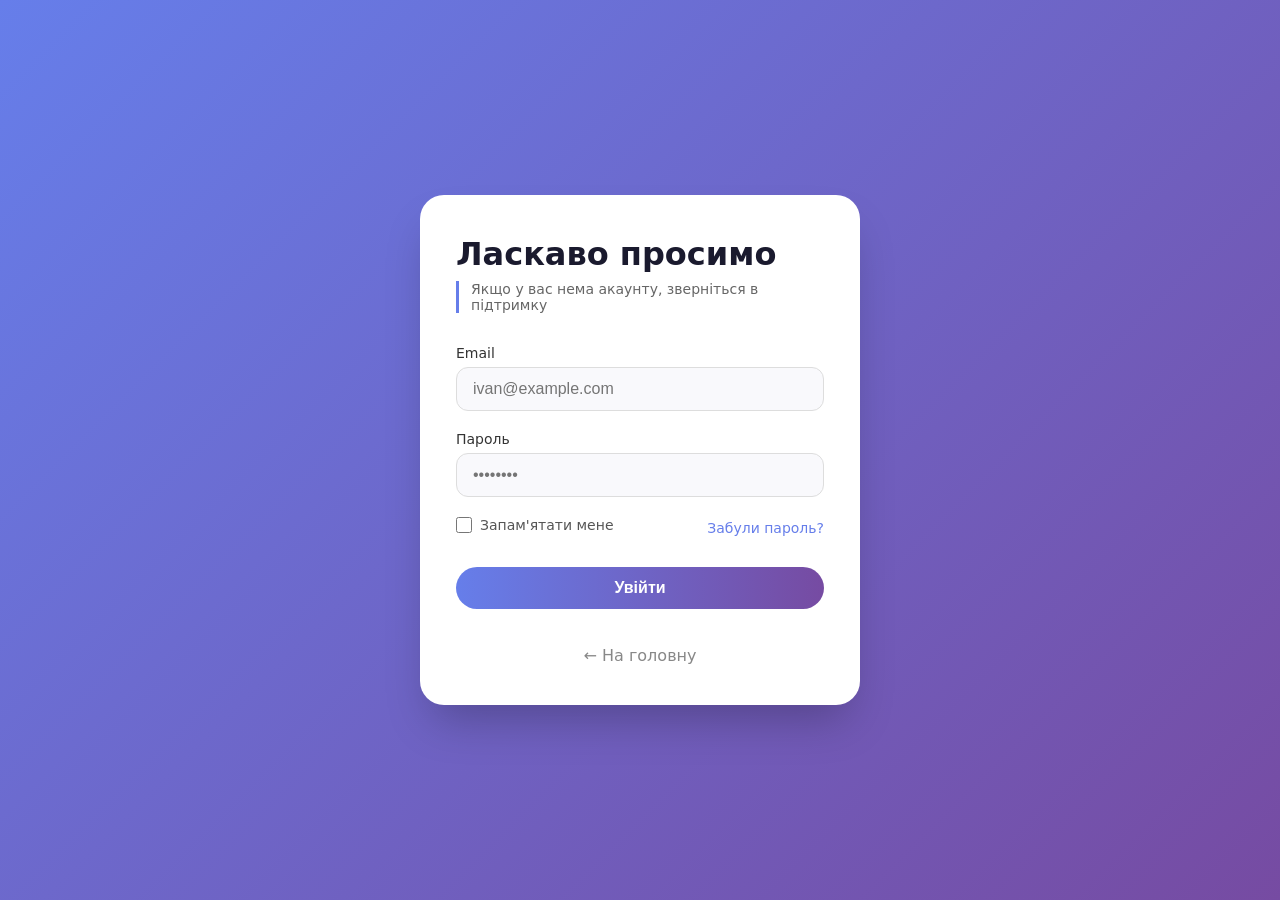
<file: login.html>
<!DOCTYPE html>
<html lang="ru">
<head>
  <meta charset="UTF-8">
  <meta name="viewport" content="width=device-width, initial-scale=1.0">
  <title>Вхід в акаунт</title>
  <link rel="stylesheet" href="css/login.css">
</head>
<body>
  <div class="login-card">
    <h1>Ласкаво просимо</h1>
    <div class="subtitle">Якщо у вас нема акаунту, зверніться в підтримку</div>

    <div id="errorMessage" class="error-msg"></div>

    <form id="loginForm">
      <div class="input-group">
        <label for="username">Email</label>
        <input type="email" id="username" class="input-field" placeholder="ivan@example.com" autocomplete="username" required>
      </div>

      <div class="input-group">
        <label for="password">Пароль</label>
        <input type="password" id="password" class="input-field" placeholder="••••••••" autocomplete="current-password" required>
      </div>
      
      <div class="options">
        <label class="checkbox">
          <input type="checkbox" id="remember"> Запам'ятати мене
        </label>
        <a href="#" class="forgot-link">Забули пароль?</a>
      </div>

      <button type="submit" id="submitBtn">Увійти</button>
    </form>

    <a href="index.html" class="back-home">← На головну</a>
  </div>

  <script src="js/login.js"></script>
</body>
</html>
</file>
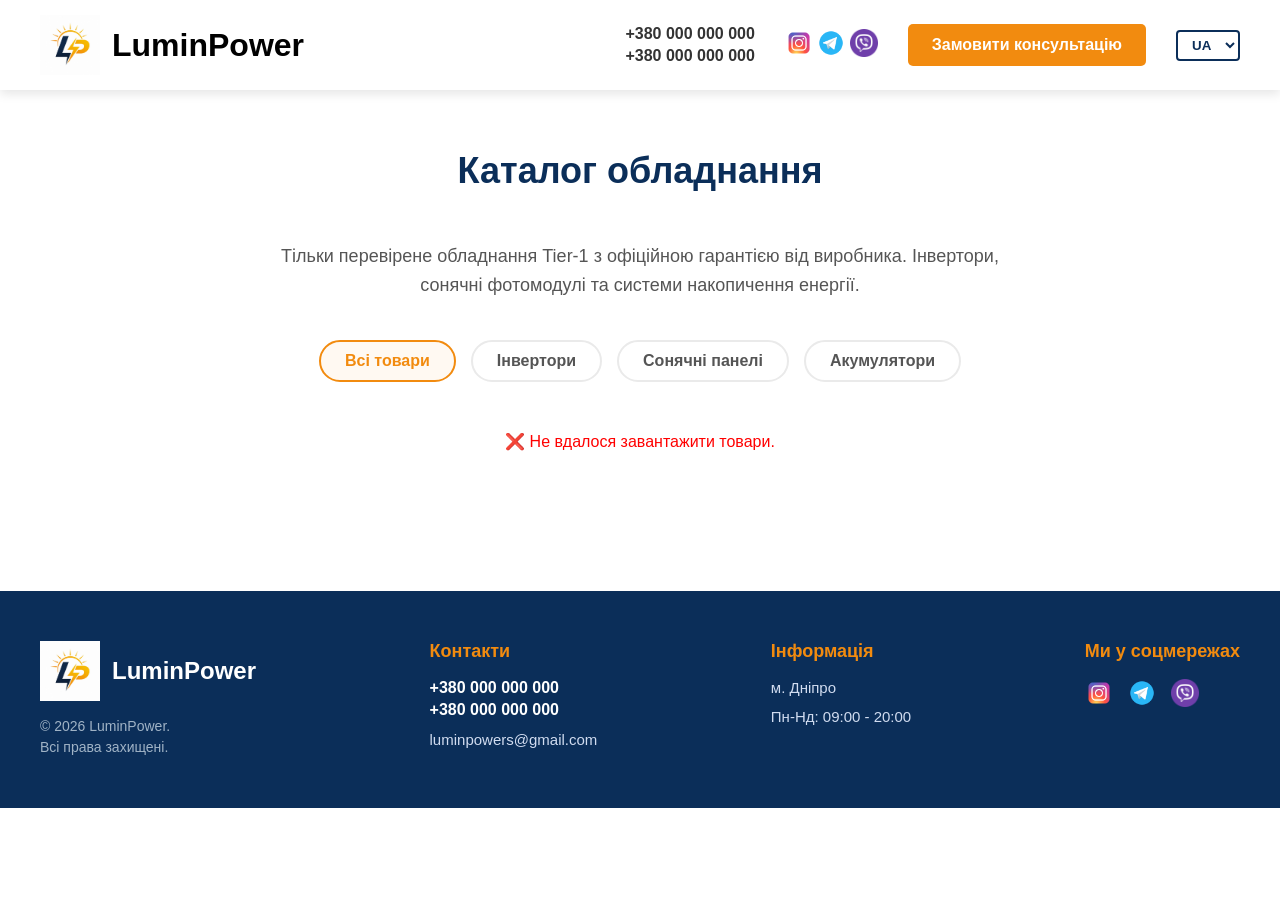
<file: store.html>
<!DOCTYPE html>
<html lang="ua">
<head>
    <meta charset="UTF-8">
    <meta name="viewport" content="width=device-width, initial-scale=1.0">
    <title>Магазин обладнання | LuminPower</title>
    <link rel="stylesheet" href="css/main.css">
    <link rel="stylesheet" href="css/store.css">
</head>
<body>
    
    <div id="mySidePanel" class="side-panel">
        <button id="closeBtn" class="close-btn">&times;</button> 
        <a href="index.html">На головну</a>
        <a href="aboutus.html">Про нас</a>
        <a href="account.html">Розрахунок</a>
        <a href="store.html">Магазин</a>
        <a href="login.html">Log in</a>
        <!-- <a href="support.html">Підтримка</a> -->
    </div>

    <header class="header">
        <div id="logoTrigger" class="brand" title="Відкрити меню">
            <div class="main-logo"></div> 
            <h1 class="brand-name">LuminPower</h1>
        </div>

        <div class="header-actions">
            <div class="contact-phone">
                <a href="tel:+380000000000" class="phone">+380 000 000 000</a>
                <a href="tel:+380000000000" class="phone">+380 000 000 000</a>
            </div>

            <div class="social-link">
                <a href="#" target="_blank"><img src="images/icons-instagram.png" width="28" height="28" alt="Instagram"></a>
                <a href="#" target="_blank"><img src="images/icons-telegram.png" width="28" height="28" alt="Telegram"></a>
                <a href="#" target="_blank"><img src="images/icons-viber.png" width="28" height="28" alt="Viber"></a>
            </div>
            
            <button class="consultation-btn">Замовити консультацію</button>

            <select class="lang-select">
                <option value="uk" selected>UA</option>
                <option value="ru">RU</option>
            </select>
        </div>
    </header>

    <main class="store-page container">

        <section class="store-hero">
            <h1 class="section-title">Каталог обладнання</h1>
            <p>Тільки перевірене обладнання Tier-1 з офіційною гарантією від виробника. Інвертори, сонячні фотомодулі та системи накопичення енергії.</p>
        </section>

        <section class="store-categories">
            <button class="category-btn active">Всі товари</button>
            <button class="category-btn">Інвертори</button>
            <button class="category-btn">Сонячні панелі</button>
            <button class="category-btn">Акумулятори</button>
        </section>

       <section class="shop-grid" id="productsContainer">
            <p style="text-align: center; width: 100%; color: #666;">Завантаження товарів...</p>
        </section>

    </main>


</body>

    </main>

    <footer class="footer">
        <div class="footer-container">
            <div class="footer-brand">
                <div class="brand">
                    <div class="main-logo"></div> 
                    <h2 class="brand-name footer-brand-name">LuminPower</h2>
                </div>
                <p class="copyright">© 2026 LuminPower.<br>Всі права захищені.</p>
            </div>

            <div class="footer-section">
                <h3>Контакти</h3>
                <div class="contact-phone">
                    <a href="tel:+380000000000" class="phone">+380 000 000 000</a>
                    <a href="tel:+380000000000" class="phone">+380 000 000 000</a>
                </div>
                <a href="mailto:luminpowers@gmail.com" class="email">luminpowers@gmail.com</a>
            </div>

            <div class="footer-section">
                <h3>Інформація</h3>
                <p class="address">м. Дніпро</p>
                <p class="schedule">Пн-Нд: 09:00 - 20:00</p>
            </div>

            <div class="footer-section">
                <h3>Ми у соцмережах</h3>
                <div class="social-link footer-social">
                    <a href="#" target="_blank"><img src="images/icons-instagram.png" width="28" height="28" alt="Instagram"></a>
                    <a href="#" target="_blank"><img src="images/icons-telegram.png" width="28" height="28" alt="Telegram"></a>
                    <a href="#" target="_blank"><img src="images/icons-viber.png" width="28" height="28" alt="Viber"></a>
                </div>
            </div>
        </div>
    </footer>

    <div id="google_translate_element" style="display: none;"></div>
    <script type="text/javascript">
        function googleTranslateElementInit() {
            new google.translate.TranslateElement({
                pageLanguage: 'uk', 
                includedLanguages: 'ru,uk', 
                autoDisplay: false
            }, 'google_translate_element');
        }
    </script>
    <script type="text/javascript" src="https://translate.google.com/translate_a/element.js?cb=googleTranslateElementInit"></script>

    <script src="js/main.js"></script>
    <script src="js/store.js"></script>
    

</body>
</html>
</file>
<file: css/main.css>
* {
    margin: 0;
    padding: 0;
}


.side-panel {
    height: 100vh;
    width: 250px; 
    position: fixed; /* Фиксируем поверх всего сайта */
    top: 0;
    left: -250px; /* Прячем её ровно на её ширину за левый край экрана */
    background-color: #0b2e59;
    padding-top: 60px;
    transition: 0.3s ease; /* Плавная анимация выезда за 0.3 секунды */
    z-index: 1000;
}

.side-panel a {
    padding: 15px 30px;
    text-decoration: none; 
    font-size: 20px;
    color: #f28b0f;
    display: block; 
    transition: 0.2s;
}



.side-panel a:hover {
    background-color: #555;
    color: #f1f1f1;
}

/* Кнопка "Крестик" */
.close-btn {
    position: absolute;
    top: 10px;
    right: 20px;
    font-size: 36px;
    background: none;
    border: none;
    color: white;
    cursor: pointer;
}

/* Специальный класс, который будет выдвигать панель на экран */
.side-panel.open {
    left: 0; 
}









/* --- ГЛАВНАЯ ШАПКА --- */
.header {
    background-color: #ffffff; 
    height: 90px;
    display: flex;
    justify-content: space-between; /* Расталкиваем левую и правую части по краям */
    align-items: center;
    padding: 0 40px; /* Отступы по бокам */
    box-shadow: 0 4px 10px rgba(0, 0, 0, 0.1); /* Легкая тень снизу */
    font-family: 'Arial', sans-serif; /* Базовый шрифт */
}



.brand {
    display: flex;
    align-items: center;
    gap: 12px; /* Трохи збільшили відступ, щоб вмістилася іконка */
    cursor: pointer;
    transition: opacity 0.3s;
}
.main-logo {
    height: 60px; 
    width: 60px;
    background-image: url('../images/logo_photo.jpg');
    background-size: contain;
    background-repeat: no-repeat;
    cursor: pointer;
}

/* Робимо легкий ефект при наведенні на всю цю область */
.brand:hover {
    opacity: 0.85;
}

/* Малюємо бургер-меню */
.burger-icon {
    display: flex;
    flex-direction: column;
    justify-content: space-between;
    width: 28px;
    height: 20px;
    margin-right: 5px; /* Відступ від картинки логотипу */
}

/* Три смужки гамбургера */
.burger-icon span {
    display: block;
    height: 3px;
    width: 100%;
    background-color: #0b2e59; /* Твій фірмовий темно-синій */
    border-radius: 3px;
    transition: background-color 0.3s ease, transform 0.3s ease;
}

/* Коли користувач наводить мишку на бренд, смужки стають оранжевими */
.brand:hover .burger-icon span {
    background-color: #f28b0f;
}

.header-actions {
    display: flex;
    align-items: center;
    gap: 30px; 
}




.contact-phone {
    display: flex;
    flex-direction: column;
    gap: 4px; 
}

.contact-phone .phone {
    text-decoration: none;
    color: #333;
    font-size: 16px;
    font-weight: bold;
    white-space: nowrap; /* Забороняє переносити текст на новий рядок! */
}


.social-link a {
    text-decoration: none; 
    display: inline-block; 
}

.social-link img {
    transition: transform 0.2s;
}

.social-link a:hover img {
    transform: scale(1.2); 
}

.consultation-btn {
    background-color: #f28b0f; 
    color: white;
    border: none;
    padding: 12px 24px;
    font-size: 16px;
    font-weight: bold;
    border-radius: 5px; 
    cursor: pointer;
    transition: background-color 0.3s;
}

.consultation-btn:hover {
    background-color: #d17508; 
}


.lang-select {
    background-color: transparent;
    border: 2px solid #0b2e59; 
    color: #0b2e59;
    font-weight: bold;
    padding: 5px 10px;
    border-radius: 4px;
    cursor: pointer;
    outline: none;
}




/* --- ОСНОВНОЙ КОНТЕНТ (MAIN) --- */
main {
    font-family: 'Arial', sans-serif;

}


/* --- HERO SECTION (ГЛАВНЫЙ ЭКРАН) --- */
.hero {
    /* Накладываем синий градиент с прозрачностью 0.7 поверх картинки */
    background-image: linear-gradient(rgba(11, 46, 89, 0.7), rgba(11, 46, 89, 0.7)), url('../images/solarPanels.png');
    background-size: cover;
    background-position: center;
    height: 80vh; /* Занимает 80% высоты экрана пользователя */
    display: flex;
    justify-content: center;
    align-items: center;
    text-align: center;
    color: #ffffff;
    padding: 0 20px;
}

.hero-content {
    max-width: 900px; /* Ограничиваем ширину текста, чтобы он не разъезжался на широких мониторах */
}

.hero-title {
    font-size: 46px;
    font-weight: 800;
    margin: 0 0 20px 0;
    line-height: 1.2;
}

.hero-subtitle {
    font-size: 20px;
    margin: 0 0 40px 0;
    color: #d1dcf0; /* Светло-голубой для мягкого контраста */
    line-height: 1.5;
}

/* Главная кнопка */
.btn-primary {
    display: inline-block;
    background-color: #f28b0f;
    color: #ffffff;
    padding: 16px 36px;
    font-size: 18px;
    font-weight: bold;
    text-decoration: none;
    border-radius: 6px;
    transition: background-color 0.3s, transform 0.2s;
}

.btn-primary:hover {
    background-color: #d17508;
    transform: translateY(-2px); /* Кнопка слегка приподнимается при наведении */
}






/* --- УТИЛИТЫ (Общие классы для всех секций) --- */
.container {
    max-width: 1200px;
    margin: 0 auto;
    padding: 0 20px;
}

.section-padding {
    padding: 80px 0; /* Просторные отступы сверху и снизу секции */
}

.bg-light {
    background-color: #f0f4f8; /* Очень светлый сине-серый фон для разделения блоков */
}

.section-title {
    text-align: center;
    font-size: 36px;
    color: #0b2e59;
    margin-bottom: 50px;
    font-weight: 800;
}




/* --- СЕКЦИЯ 2: РЕШЕНИЯ (Сетка карточек) --- */
.solutions-grid {
    display: grid;
    /* Магия Grid: автоматическая адаптация от 1 до 4 колонок */
    grid-template-columns: repeat(auto-fit, minmax(260px, 1fr));
    gap: 30px;
}

.solution-card {
    background: #ffffff;
    padding: 40px 30px;
    border-radius: 10px;
    box-shadow: 0 5px 15px rgba(0,0,0,0.05);
    text-align: center;
    transition: transform 0.3s, box-shadow 0.3s;
    border-bottom: 4px solid transparent;
}

.solution-card:hover {
    transform: translateY(-10px); /* Карточка всплывает вверх */
    box-shadow: 0 15px 30px rgba(0,0,0,0.1);
    border-bottom: 4px solid #f28b0f; /* Появляется оранжевая полоса */
}

.card-icon {
    font-size: 48px;
    margin-bottom: 20px; /*?*/
}

.solution-card h3 {
    color: #0b2e59;
    font-size: 22px;
    margin-bottom: 15px;
}

.solution-card p {
    color: #555;
    line-height: 1.6;
}







/* --- СЕКЦИЯ 3: СЕС ПОД КЛЮЧ (Шаги работы) --- */
.steps-grid {
    display: grid;
    /* Делаем сетку из 3 колонок */
    grid-template-columns: repeat(auto-fit, minmax(300px, 1fr));
    gap: 40px;
}

.step-item {
    position: relative;
    padding-left: 70px; /* Освобождаем место слева для кружочка с цифрой */
}

.step-number {
    position: absolute;
    left: 0;
    top: -5px;
    width: 50px;
    height: 50px;
    background-color: #f28b0f;
    color: #ffffff;
    font-size: 24px;
    font-weight: bold;
    display: flex;
    justify-content: center;
    align-items: center;
    border-radius: 50%; /* Делаем идеальный круг */
    box-shadow: 0 4px 10px rgba(242, 139, 15, 0.3);
}

.step-item h4 {
    color: #0b2e59;
    font-size: 20px;
    margin: 0 0 10px 0;
}

.step-item p {
    color: #666;
    line-height: 1.5;
    margin: 0;
}




/* --- СЕКЦИЯ 4: МОНИТОРИНГ --- */
/* --- СЕКЦИЯ: КАЛЬКУЛЯТОР СЭС --- */
.calculator-card {
    max-width: 700px;
    margin: 0 auto;
    background-color: #ffffff;
    border-radius: 12px;
    padding: 40px;
    box-shadow: 0 15px 30px rgba(0,0,0,0.05); /* Тень в стиле остальных карточек */
}

.calculator-desc {
    text-align: center;
    line-height: 1.6;
    color: #555;
    margin-bottom: 30px;
    font-size: 16px;
}

.calculator-actions {
    text-align: center;
    margin-bottom: 30px;
}

.calculator-form {
    margin-bottom: 30px;
    padding-bottom: 30px;
    border-bottom: 1px solid #eaeaea; /* Разделительная линия */
}

/* Стилизация результатов расчета */
.calculator-result {
    display: flex;
    flex-direction: column;
    gap: 15px;
}

.result-item {
    display: flex;
    justify-content: space-between;
    font-size: 18px;
    color: #333;
    padding-bottom: 10px;
    border-bottom: 1px dashed #eee; /* Пунктир, как в секции "Проекты" */
}

.result-item:last-child {
    border-bottom: none;
    padding-bottom: 0;
}

.result-item strong {
    color: #0b2e59; /* Твой темно-синий */
}

/* Акцент на итоговой мощности */
.result-item.highlight strong {
    color: #f28b0f; /* Твой оранжевый */
    font-size: 24px;
    font-weight: 900;
}



/* --- СЕКЦИЯ 5: ПОЧЕМУ МЫ --- */
.advantages {
    background-color: #ffffff;
}

/* Стили для верхней текстовой части */
.advantages-text-grid {
    display: grid;
    grid-template-columns: repeat(auto-fit, minmax(220px, 1fr));
    gap: 30px;
    margin-bottom: 50px; /* Отступ до блока с цифрами */
}

.adv-text-item {
    padding: 15px 0;
}

.adv-text-item h4 {
    color: #0b2e59;
    font-size: 20px;
    margin: 0 0 10px 0;
    display: flex;
    align-items: center;
    gap: 10px;
}

.adv-text-item p {
    color: #666;
    line-height: 1.5;
    margin: 0;
}

/* Стили для блока со статистикой */
.stats-wrapper {
    background-color: #0b2e59; /* Темно-синий фон, чтобы цифры выделялись */
    border-radius: 12px;
    padding: 40px;
    box-shadow: 0 15px 30px rgba(11, 46, 89, 0.15);
}

.stats-grid {
    display: grid;
    grid-template-columns: repeat(auto-fit, minmax(200px, 1fr));
    gap: 30px;
    text-align: center;
    position: relative;
}

/* Добавляем разделительные линии между цифрами (только для больших экранов) */
.stat-item {
    display: flex;
    flex-direction: column;
    gap: 10px;
    position: relative;
}

.stat-item:not(:last-child)::after {
    content: '';
    position: absolute;
    right: -15px;
    top: 10%;
    height: 80%;
    width: 1px;
    background-color: rgba(255, 255, 255, 0.2);
}

.stat-number {
    font-size: 48px;
    font-weight: 800;
    color: #f28b0f; /* Оранжевые цифры */
    line-height: 1;
}

.stat-label {
    font-size: 16px;
    color: #ffffff;
    text-transform: uppercase;
    letter-spacing: 1px;
    font-weight: bold;
}

/* Отключаем разделительные полоски на мобильных телефонах, чтобы ничего не ломалось */
@media (max-width: 768px) {
    .stat-item:not(:last-child)::after {
        display: none; 
    }
}





/* --- СЕКЦИЯ 6: НАШИ ПРОЕКТЫ --- */
.projects-grid {
    display: grid;
    /* Делаем так, чтобы карточки не были слишком узкими. На ПК их будет 2 в ряд */
    grid-template-columns: repeat(auto-fit, minmax(350px, 1fr)); 
    gap: 40px;
}

.project-card {
    background-color: #ffffff;
    border-radius: 12px;
    overflow: hidden; /* Обрезаем углы у фотографии внутри карточки */
    box-shadow: 0 5px 15px rgba(0,0,0,0.05);
    transition: transform 0.3s, box-shadow 0.3s;
}

.project-card:hover {
    transform: translateY(-5px); /* Легкое поднятие при наведении */
    box-shadow: 0 15px 30px rgba(0,0,0,0.1);
}

/* Настройки фотографий проектов */
.project-img {
    width: 100%;
    height: 280px;
    background-color: #ddd; /* Серый фон-заглушка, если фото еще нет */
    background-size: cover;
    background-position: center;
}

/* Сюда ты потом подставишь пути к реальным фотографиям */
.img-1 { background-image: url('../images/project_1.jpg'); }
.img-2 { background-image: url('../images/project_2.jpg'); }

.project-info {
    padding: 30px;
}

.project-info h4 {
    color: #0b2e59;
    font-size: 22px;
    margin: 0 0 20px 0;
}

/* Список характеристик в виде таблицы */
.project-details {
    list-style: none;
    padding: 0;
    margin: 0;
    display: flex;
    flex-direction: column;
    gap: 12px;
}

.project-details li {
    display: flex;
    justify-content: space-between; /* Текст слева, значения справа */
    font-size: 16px;
    color: #555;
    border-bottom: 1px dashed #eee; /* Легкая пунктирная линия между строками */
    padding-bottom: 8px;
}

.project-details li strong {
    color: #0b2e59;
}

/* Контурная кнопка */
.center-btn {
    text-align: center;
    margin-top: 50px;
}

.btn-secondary {
    display: inline-block;
    background-color: transparent;
    color: #f28b0f;
    border: 2px solid #f28b0f;
    padding: 14px 32px;
    font-size: 18px;
    font-weight: bold;
    text-decoration: none;
    border-radius: 6px;
    transition: background-color 0.3s, color 0.3s;
}

.btn-secondary:hover {
    background-color: #f28b0f; /* При наведении кнопка заливается цветом */
    color: #ffffff;
}






/* --- СЕКЦИЯ 7: МАГАЗИН --- */
.shop-grid {
    display: grid;
    grid-template-columns: repeat(auto-fit, minmax(280px, 1fr));
    gap: 30px;
}

.product-card {
    border: 1px solid #eaeaea;
    border-radius: 10px;
    overflow: hidden;
    transition: box-shadow 0.3s, border-color 0.3s;
    text-align: center;
    display: flex;
    flex-direction: column; /* Чтобы кнопка всегда была внизу, даже если текст разной длины */
    background-color: #ffffff;
}

.product-card:hover {
    box-shadow: 0 10px 25px rgba(0,0,0,0.08);
    border-color: transparent;
}

.product-img {
    height: 220px;
    background-color: #f9f9f9;
    background-size: contain; /* contain лучше для товаров, чтобы они не обрезались */
    background-repeat: no-repeat;
    background-position: center;
    border-bottom: 1px solid #eaeaea;
}

/* Заглушки для фото товаров */
.prod-1 { background-image: url('../images/hybrid_inverter_deye_8kv.jfif'); }
.prod-2 { background-image: url('../images/solap_panel_Jinko.jfif'); }
.prod-3 { background-image: url('../images/battery_pylontech_US2000C.jfif'); }

.product-info {
    padding: 25px;
    display: flex;
    flex-direction: column;
    flex-grow: 1;
}

.product-info h4 {
    color: #0b2e59;
    font-size: 18px;
    margin: 0 0 10px 0;
}

.product-desc {
    color: #666;
    font-size: 14px;
    flex-grow: 1; /* Растягивает текст, прижимая цену и кнопку к низу карточки */
    margin-bottom: 15px;
}

.product-price {
    font-size: 24px;
    font-weight: 900;
    color: #f28b0f;
    margin-bottom: 20px;
}

/* Кнопка-контур для товаров */
.btn-outline {
    display: inline-block;
    border: 2px solid #0b2e59;
    color: #0b2e59;
    padding: 10px 20px;
    border-radius: 5px;
    text-decoration: none;
    font-weight: bold;
    transition: background-color 0.3s, color 0.3s;
}

.btn-outline:hover {
    background-color: #0b2e59;
    color: #ffffff;
}

/* --- СЕКЦИЯ 8: СТАТЬИ --- */
.articles-grid {
    display: grid;
    grid-template-columns: repeat(auto-fit, minmax(320px, 1fr));
    gap: 40px;
}

.article-card {
    background-color: #ffffff;
    border-radius: 12px;
    overflow: hidden;
    box-shadow: 0 5px 15px rgba(0,0,0,0.05);
    transition: transform 0.3s, box-shadow 0.3s;
}

.article-card:hover {
    transform: translateY(-5px);
    box-shadow: 0 15px 30px rgba(0,0,0,0.1);
}

.article-img {
    height: 200px;
    background-color: #ddd;
    background-size: cover;
    background-position: center;
}

/* Заглушки для фото статей */
.art-1 { background-image: url('../images/arcticle_1.jpg'); }
.art-2 { background-image: url('../images/arcticle_2.jpg'); }
.art-3 { background-image: url('../images/arcticle_3.jpg'); }

.article-info {
    padding: 30px;
}

.article-date {
    display: block;
    font-size: 13px;
    color: #999;
    margin-bottom: 10px;
    text-transform: uppercase;
    letter-spacing: 1px;
}

.article-info h4 {
    color: #0b2e59;
    font-size: 20px;
    margin: 0 0 15px 0;
    line-height: 1.4;
}

.article-info p {
    color: #555;
    line-height: 1.6;
    margin-bottom: 20px;
}

/* Ссылка-стрелочка для чтения статьи */
.read-more {
    color: #f28b0f;
    font-weight: bold;
    text-decoration: none;
    display: inline-flex;
    align-items: center;
    gap: 5px; /* Расстояние между текстом и стрелочкой */
    transition: gap 0.3s, color 0.3s;
}

.read-more:hover {
    color: #d17508;
    gap: 10px; /* Стрелочка элегантно отъезжает вправо при наведении */
}





/* --- СЕКЦИЯ 9: ПРИЗЫВ К ДЕЙСТВИЮ (CTA) --- */
.cta-section {
    background-color: #0b2e59;
    color: #ffffff;
}

.cta-wrapper {
    display: flex;
    align-items: center;
    justify-content: space-between;
    gap: 60px;
}

.cta-content {
    flex: 1; /* Левая часть занимает половину места */
}

.cta-title {
    font-size: 36px;
    font-weight: 800;
    margin-bottom: 20px;
    line-height: 1.2;
}

.cta-desc {
    font-size: 18px;
    line-height: 1.6;
    color: #d1dcf0;
    margin-bottom: 30px;
}

.cta-benefits {
    list-style: none;
    padding: 0;
    margin: 0;
    display: flex;
    flex-direction: column;
    gap: 15px;
}

.cta-benefits li {
    display: flex;
    align-items: center;
    gap: 15px;
    font-size: 16px;
}

/* Переиспользуем оранжевую галочку из секции Мониторинга */
.cta-benefits .check-icon {
    width: 24px;
    height: 24px;
    font-size: 14px;
}

/* --- СТИЛИ ЛИД-ФОРМЫ --- */
.cta-form-block {
    flex: 1;
    max-width: 450px; /* Ограничиваем ширину формы, чтобы она не была огромной */
    background-color: #ffffff;
    padding: 40px;
    border-radius: 12px;
    box-shadow: 0 20px 40px rgba(0,0,0,0.3);
    color: #333; /* Текст внутри формы делаем темным, так как фон белый */
}

.form-title {
    font-size: 24px;
    color: #0b2e59;
    margin: 0 0 25px 0;
    text-align: center;
}

.form-group {
    margin-bottom: 20px;
}

.form-group label {
    display: block;
    font-size: 14px;
    font-weight: bold;
    color: #555;
    margin-bottom: 8px;
}

/* Стили для инпутов (полей ввода) и селекта */
.form-group input,
.form-group select {
    width: 100%;
    padding: 12px 15px;
    font-size: 16px;
    border: 1px solid #ccc;
    border-radius: 6px;
    background-color: #f9f9f9;
    outline: none;
    transition: border-color 0.3s, background-color 0.3s;
    box-sizing: border-box; /* Чтобы padding не ломал ширину */
    font-family: inherit;
}

.form-group input:focus,
.form-group select:focus {
    border-color: #f28b0f;
    background-color: #ffffff;
}

/* Кнопка отправки на всю ширину формы */
.btn-submit {
    width: 100%;
    background-color: #f28b0f;
    color: #ffffff;
    border: none;
    padding: 16px;
    font-size: 18px;
    font-weight: bold;
    border-radius: 6px;
    cursor: pointer;
    transition: background-color 0.3s;
    margin-top: 10px;
}

.btn-submit:hover {
    background-color: #d17508;
}

.form-policy {
    font-size: 12px;
    color: #888;
    text-align: center;
    margin-top: 15px;
    line-height: 1.4;
}




/* --- ФУТЕР --- */
.footer {
    background-color: #0b2e59; 
    color: #ffffff; 
    padding: 50px 40px; 
    font-family: 'Arial', sans-serif;
    margin-top: 60px; 
}

.footer-container {
    display: flex;
    justify-content: space-between; 
    align-items: flex-start; 
    flex-wrap: wrap; 
    gap: 30px;
}

.footer-brand {
    display: flex;
    flex-direction: column;
    gap: 15px;
    max-width: 250px;
}

.footer-brand-name {
    color: #ffffff;
}
.footer-brand-name::after {
    display: none; 
}

.copyright {
    font-size: 14px;
    color: #a0b3c6;
    line-height: 1.5;
    margin: 0;
}

.footer-section {
    display: flex;
    flex-direction: column;
    gap: 12px; /* Расстояние между строками в колонке */
}

.footer-section h3 {
    color: #f28b0f; /* Твой фирменный оранжевый акцент для заголовков */
    font-size: 18px;
    margin: 0 0 5px 0;
}

.footer-section p {
    margin: 0;
    font-size: 15px;
    color: #d1dcf0; 
}

.footer-section .contact-phone a {
    display: block;
}




/* ВСТАВЬ ЭТО: Жорсткі стилі для посилань у футері */
.footer-section a.phone {
    color: #ffffff !important; 
    text-decoration: none !important; 
}

.footer-section a.email {
    color: #d1dcf0 !important; 
    text-decoration: none !important; 
    font-size: 15px;
}

.footer-section a.phone:hover,
.footer-section a.email:hover {
    color: #f28b0f !important; 
}

/* Соцсети выстраиваем в ряд */
.footer-social {
    display: flex;
    max-width: 150px;
    flex-wrap: wrap;
    gap: 15px;
}

.footer-brand .main-logo,
.footer-brand .brand-name {
    cursor: default;
}


@media (max-width: 768px) {
    
    /* 1. ШАПКА: Прячем тяжелые элементы, оставляем только лого, бургер и язык */
    .header {
        padding: 0 15px; /* Уменьшаем боковые отступы */
    }
    /* Прячем элементы ТОЛЬКО внутри шапки (.header), футер при этом не пострадает */
    .header .contact-phone, 
    .header .social-link, 
    .header .consultation-btn {
        display: none; 
    }
    .header-actions {
        gap: 15px;
    }

    /* 2. ГЛАВНЫЙ ЭКРАН (HERO): Уменьшаем гигантский шрифт */
    .hero-title {
        font-size: 30px; /* Было 46px */
    }
    .hero-subtitle {
        font-size: 16px; /* Было 20px */
        margin-bottom: 20px;
    }

    /* 3. СЕКЦИЯ CTA (Форма): Ставим форму ПОД текст, а не сбоку */
    .cta-wrapper {
        flex-direction: column; /* Выстраиваем элементы в колонку */
        gap: 40px;
    }
    .cta-form-block {
        max-width: 100%; /* Позволяем форме занять всю ширину телефона */
        padding: 25px 20px; /* Делаем внутренние отступы формы чуть меньше */
    }

    /* 4. ФУТЕР: Выстраиваем колонки друг под другом */
    .footer-container {
        flex-direction: column;
        gap: 30px;
    }
    .footer {
        padding: 40px 20px;
    }
}
</file>
<file: css/aboutus.css>
/* ===========================
   УНИКАЛЬНЫЕ СТИЛИ ДЛЯ СТРАНИЦЫ ABOUT
=========================== */

/* --- HERO СЕКЦИЯ --- */

.contact-phone {
    display: flex;
    flex-direction: column; /* Вибудовує елементи в колонку */
    gap: 4px; /* Акуратний відступ між номерами */
}

/* Якщо посилання телефонів не мали потрібного стилю, додаємо: */
.contact-phone .phone {
    text-decoration: none;
    color: #333;
    font-size: 16px;
    font-weight: bold;
}

.about-hero {
    text-align: center;
    padding: 120px 20px;
    background-image: linear-gradient(rgba(11, 46, 89, 0.8), rgba(11, 46, 89, 0.8)), url('../images/about-solar-panels.webp');
    background-size: cover;
    background-position: center;
    color: #ffffff;
}

.about-hero h1 {
    font-size: 48px;
    margin-bottom: 20px;
    font-weight: 800;
}

.about-hero p {
    max-width: 800px;
    margin: 0 auto;
    font-size: 20px;
    color: #d1dcf0;
    line-height: 1.5;
}

/* --- ИСТОРИЯ КОМПАНИИ --- */
/* --- ИСТОРИЯ КОМПАНИИ (ТЕКСТ) --- */
.story-wrapper-text {
    max-width: 850px; 
    margin: 0 auto;
}

.story-content-centered {
    background-color: #ffffff;
    padding: 40px;
    border-radius: 12px;
    box-shadow: 0 10px 30px rgba(0,0,0,0.05); 
    border-left: 4px solid #f28b0f; 
}

/* Принудительно задаем отступы каждому абзацу */
.story-content-centered p {
    display: block;
    font-size: 18px;
    color: #444;
    margin-bottom: 25px !important; /* !important перебьет любые другие правила */
    line-height: 1.7; 
    text-align: justify; 
}

/* Убираем отступ только у самого последнего абзаца, чтобы он не растягивал блок вниз */
.story-content-centered p:last-child {
    margin-bottom: 0 !important;
}
/* --- СТАТИСТИКА --- */
.stats-grid-about {
    display: grid;
    grid-template-columns: repeat(auto-fit, minmax(220px, 1fr));
    gap: 30px;
}

.stat-card {
    background: #ffffff;
    padding: 40px;
    border-radius: 12px;
    text-align: center;
    box-shadow: 0 10px 25px rgba(0,0,0,0.05);
    border-bottom: 4px solid #f28b0f;
    transition: transform 0.3s;
}

.stat-card:hover {
    transform: translateY(-5px);
}

.stat-card h3 {
    font-size: 42px;
    color: #0b2e59;
    margin-bottom: 10px;
    font-weight: 900;
}

.stat-card p {
    color: #666;
    font-size: 16px;
    text-transform: uppercase;
    letter-spacing: 1px;
    font-weight: bold;
}

/* --- ЦЕННОСТИ (КАРТОЧКИ) --- */
.values-grid {
    display: grid;
    grid-template-columns: repeat(auto-fit, minmax(280px, 1fr));
    gap: 30px;
}

.value-card {
    background: #ffffff;
    padding: 40px 30px;
    border-radius: 12px;
    box-shadow: 0 10px 30px rgba(0,0,0,0.05);
    transition: 0.3s;
    text-align: center;
    border: 1px solid #f0f4f8;
}

.value-card:hover {
    transform: translateY(-8px);
    border-color: #f28b0f;
}

.value-icon {
    font-size: 40px;
    margin-bottom: 20px;
}

.value-card h3 {
    margin-bottom: 15px;
    color: #0b2e59;
    font-size: 22px;
}

.value-card p {
    color: #666;
    line-height: 1.6;
}

/* --- КОМАНДА --- */
.team-grid {
    display: grid;
    grid-template-columns: repeat(auto-fit, minmax(280px, 1fr));
    gap: 40px;
}

.team-card {
    background: #ffffff;
    border-radius: 12px;
    overflow: hidden;
    text-align: center;
    box-shadow: 0 5px 15px rgba(0,0,0,0.05);
    padding-bottom: 25px;
}

.team-img {
    height: 300px;
    background-color: #ddd;
    background-size: cover;
    background-position: top;
    margin-bottom: 20px;
}

.team-card h4 {
    color: #0b2e59;
    font-size: 20px;
    margin-bottom: 5px;
}

.team-card p {
    color: #f28b0f;
    font-weight: bold;
    font-size: 14px;
}

/* --- CTA (ПРИЗЫВ К ДЕЙСТВИЮ) --- */
.about-cta {
    text-align: center;
    background-color: #0b2e59;
    color: #ffffff;
}

.about-cta h2 {
    font-size: 36px;
    margin-bottom: 20px;
}

.about-cta p {
    font-size: 18px;
    color: #d1dcf0;
    margin-bottom: 40px;
}
</file>
<file: css/account.css>
* {
    margin: 0;
    padding: 0;
}


/* .brand {
    display: flex; 
    align-items: center; 
    gap: 15px; 
}

.main-logo {
    height: 200px;
    width: 200px;
    background-image: url('../images/logo_photo.jpg');
    background-size: contain;
    background-repeat: no-repeat;
}


.brand-name {
    font-size: 32px; 
    font-weight: bold; 
    margin: 0; 
    color: #333; 
} */

.side-panel {
    height: 100vh;
    width: 250px; 
    position: fixed; /* Фиксируем поверх всего сайта */
    top: 0;
    left: -250px; /* Прячем её ровно на её ширину за левый край экрана */
    background-color: #0b2e59;
    padding-top: 60px;
    transition: 0.3s ease; /* Плавная анимация выезда за 0.3 секунды */
    z-index: 1000;
}

.side-panel a {
    padding: 15px 30px;
    text-decoration: none; 
    font-size: 20px;
    color: #f28b0f;
    display: block; 
    transition: 0.2s;
}



.side-panel a:hover {
    background-color: #555;
    color: #f1f1f1;
}

/* Кнопка "Крестик" */
.close-btn {
    position: absolute;
    top: 10px;
    right: 20px;
    font-size: 36px;
    background: none;
    border: none;
    color: white;
    cursor: pointer;
}

/* Специальный класс, который будет выдвигать панель на экран */
.side-panel.open {
    left: 0; 
}









/* --- ГЛАВНАЯ ШАПКА --- */
.header {
    background-color: #ffffff; 
    height: 90px;
    display: flex;
    justify-content: space-between; /* Расталкиваем левую и правую части по краям */
    align-items: center;
    padding: 0 40px; /* Отступы по бокам */
    box-shadow: 0 4px 10px rgba(0, 0, 0, 0.1); /* Легкая тень снизу */
    font-family: 'Arial', sans-serif; /* Базовый шрифт */
}

.brand {
    display: flex;
    align-items: center;
    gap: 0px;
}

.main-logo {
    height: 60px; 
    width: 60px;
    background-image: url('../images/logo_photo.jpg');
    background-size: contain;
    background-repeat: no-repeat;
    cursor: pointer;
}

.brand-name {
    font-size: 28px;
    font-weight: 800;
    margin: 0; /* зачем margin 0*/
    color: #0b2e59; 
    cursor: pointer;
}

.brand-name::after {
    content: '';
    position: relative;
    left: 2px;
    border: 6px solid transparent;
    border-top-color: #888;
}


.header-actions {
    display: flex;
    align-items: center;
    gap: 30px; 
}


.contact-phone {
    display: block; 
}
.phone {
    font-size: 18px;
    font-weight: bold;
    color: #333;
    margin: 2px 0;  
}


.social-link a {
    text-decoration: none; 
    display: inline-block; 
}

.social-link img {
    transition: transform 0.2s;
}

.social-link a:hover img {
    transform: scale(1.2); 
}

.consultation-btn {
    background-color: #f28b0f; 
    color: white;
    border: none;
    padding: 12px 24px;
    font-size: 16px;
    font-weight: bold;
    border-radius: 5px; 
    cursor: pointer;
    transition: background-color 0.3s;
}

.consultation-btn:hover {
    background-color: #d17508; 
}


.lang-select {
    background-color: transparent;
    border: 2px solid #0b2e59; 
    color: #0b2e59;
    font-weight: bold;
    padding: 5px 10px;
    border-radius: 4px;
    cursor: pointer;
    outline: none;
}




.solar-calculator {
    display: flex;
    justify-content: center;
    padding: 60px 20px;
}

.calculator-card {
    width: 100%;
    max-width: 700px;
    background: #ffffff;
    border-radius: 20px;
    padding: 40px;
    box-shadow: 0 10px 30px rgba(0,0,0,0.08);
}

.calculator-card h2 {
    text-align: center;
    margin-bottom: 20px;
    color: #1f2937;
}

.description {
    text-align: center;
    line-height: 1.6;
    color: #6b7280;
    margin-bottom: 25px;
}

.map-link {
    display: block;
    text-align: center;
    text-decoration: none;
    background: #16a34a;
    color: white;
    padding: 12px;
    border-radius: 10px;
    margin-bottom: 30px;
    transition: 0.3s;
}

.map-link:hover {
    background: #15803d;
}

.input-group {
    display: flex;
    flex-direction: column;
    gap: 10px;
}

.input-group label {
    font-weight: 600;
}

.input-group input {
    padding: 14px;
    border: 1px solid #d1d5db;
    border-radius: 10px;
    font-size: 16px;
}

#calculateBtn {
    width: 100%;
    margin-top: 20px;
    padding: 14px;
    border: none;
    border-radius: 10px;
    background: #2563eb;
    color: white;
    font-size: 16px;
    cursor: pointer;
    transition: 0.3s;
}

#calculateBtn:hover {
    background: #1d4ed8;
}

.result {
    margin-top: 30px;
    border-top: 1px solid #e5e7eb;
    padding-top: 20px;
}

.result-item {
    display: flex;
    justify-content: space-between;
    margin-bottom: 15px;
    font-size: 18px;
}

.result-item strong {
    color: #16a34a;
}





/* --- ФУТЕР --- */
.footer {
    background-color: #0b2e59; 
    color: #ffffff; 
    padding: 50px 40px; 
    font-family: 'Arial', sans-serif;
    margin-top: 60px; 
}

.footer-container {
    display: flex;
    justify-content: space-between; 
    align-items: flex-start; 
    flex-wrap: wrap; 
    gap: 30px;
}

.footer-brand {
    display: flex;
    flex-direction: column;
    gap: 15px;
    max-width: 250px;
}

.footer-brand-name {
    color: #ffffff;
}
.footer-brand-name::after {
    display: none; 
}

.copyright {
    font-size: 14px;
    color: #a0b3c6;
    line-height: 1.5;
    margin: 0;
}

.footer-section {
    display: flex;
    flex-direction: column;
    gap: 12px; /* Расстояние между строками в колонке */
}

.footer-section h3 {
    color: #f28b0f; /* Твой фирменный оранжевый акцент для заголовков */
    font-size: 18px;
    margin: 0 0 5px 0;
}

.footer-section p {
    margin: 0;
    font-size: 15px;
    color: #d1dcf0; 
}

.footer-section .contact-phone a {
    display: block;
}


.footer .phone {
    color: #ffffff;
}

.footer .email {
    text-decoration: underline;
    cursor: pointer;
}

.footer .email:hover {
    color: #f28b0f; 
}

/* Соцсети выстраиваем в ряд */
.footer-social {
    display: flex;
    max-width: 150px;
    flex-wrap: wrap;
    gap: 15px;
}

.footer-brand .main-logo,
.footer-brand .brand-name {
    cursor: default;
}
</file>
<file: css/login.css>
* {
      margin: 0;
      padding: 0;
      box-sizing: border-box;
    }

    body {
      font-family: system-ui, 'Segoe UI', 'Roboto', sans-serif;
      background: linear-gradient(135deg, #667eea 0%, #764ba2 100%);
      min-height: 100vh;
      display: flex;
      align-items: center;
      justify-content: center;
      padding: 20px;
    }

    .login-card {
      background: white;
      border-radius: 24px;
      box-shadow: 0 25px 45px -12px rgba(0, 0, 0, 0.25);
      width: 100%;
      max-width: 440px;
      padding: 40px 36px;
      transition: transform 0.2s ease;
    }

    .login-card:hover {
      transform: translateY(-4px);
    }

    h1 {
      font-size: 32px;
      font-weight: 700;
      color: #1a1a2e;
      margin-bottom: 8px;
    }

    .subtitle {
      color: #666;
      font-size: 14px;
      margin-bottom: 32px;
      border-left: 3px solid #667eea;
      padding-left: 12px;
    }

    .input-group {
      margin-bottom: 20px;
    }

    label {
      display: block;
      font-size: 14px;
      font-weight: 500;
      color: #333;
      margin-bottom: 6px;
    }

    .input-field {
      width: 100%;
      padding: 12px 16px;
      font-size: 16px;
      border: 1px solid #ddd;
      border-radius: 12px;
      outline: none;
      transition: all 0.2s;
      background-color: #f9f9fc;
    }

    .input-field:focus {
      border-color: #667eea;
      box-shadow: 0 0 0 3px rgba(102, 126, 234, 0.2);
      background-color: white;
    }

    .options {
      display: flex;
      justify-content: space-between;
      align-items: center;
      margin: 16px 0 28px;
      font-size: 14px;
    }

    .checkbox {
      display: flex;
      align-items: center;
      gap: 8px;
      cursor: pointer;
      color: #555;
    }

    .checkbox input {
      width: 16px;
      height: 16px;
      cursor: pointer;
      accent-color: #667eea;
    }

    .forgot-link {
      color: #667eea;
      text-decoration: none;
      font-weight: 500;
    }

    .forgot-link:hover {
      text-decoration: underline;
    }

    button {
      width: 100%;
      background: linear-gradient(90deg, #667eea 0%, #764ba2 100%);
      color: white;
      border: none;
      padding: 12px;
      font-size: 16px;
      font-weight: 600;
      border-radius: 40px;
      cursor: pointer;
      transition: 0.2s;
      margin-bottom: 24px;
    }

    button:hover {
      opacity: 0.92;
      transform: scale(1.01);
      box-shadow: 0 10px 20px -8px rgba(102, 126, 234, 0.4);
    }

    /* .signup-prompt {
      text-align: center;
      font-size: 14px;
      color: #666;
    }

    .signup-prompt a {
      color: #667eea;
      text-decoration: none;
      font-weight: 600;
    }

    .signup-prompt a:hover {
      text-decoration: underline;
    } */

    .back-home {
      display: block;
      text-align: center;
      margin-top: 13px;
      font-size: 16px;
      color: #888;
      text-decoration: none;
    }

    .back-home:hover {
      color: #667eea;
    }

    .error-msg {
      background: #ffe6e6;
      color: #d32f2f;
      padding: 10px;
      border-radius: 12px;
      font-size: 13px;
      margin-bottom: 16px;
      text-align: center;
      display: none;
    }
</file>
<file: css/store.css>
/* ===========================
   УНІКАЛЬНІ СТИЛІ ДЛЯ СТОРІНКИ МАГАЗИНУ
=========================== */

.store-page {
    padding-top: 60px;
    padding-bottom: 80px;
}

/* --- ВЕРХНІЙ БЛОК --- */
.store-hero {
    text-align: center;
    margin-bottom: 40px;
}

.store-hero p {
    max-width: 750px;
    margin: 0 auto;
    color: #555;
    font-size: 18px;
    line-height: 1.6;
}

/* --- КНОПКИ КАТЕГОРІЙ --- */
.store-categories {
    display: flex;
    justify-content: center;
    gap: 15px;
    margin-bottom: 50px;
    flex-wrap: wrap; /* Щоб кнопки гарно переносилися на мобільних телефонах */
}

.category-btn {
    padding: 10px 24px;
    border: 2px solid #eaeaea;
    border-radius: 30px; /* Робимо кнопки заокругленими (як таблетки) */
    background-color: transparent;
    color: #555;
    font-size: 16px;
    font-weight: bold;
    cursor: pointer;
    transition: all 0.3s ease;
}

/* Ефект при наведенні та активна кнопка */
.category-btn:hover,
.category-btn.active {
    border-color: #f28b0f;
    color: #f28b0f;
    background-color: rgba(242, 139, 15, 0.05); /* Дуже легке оранжеве підсвічування фону */
}
</file>
